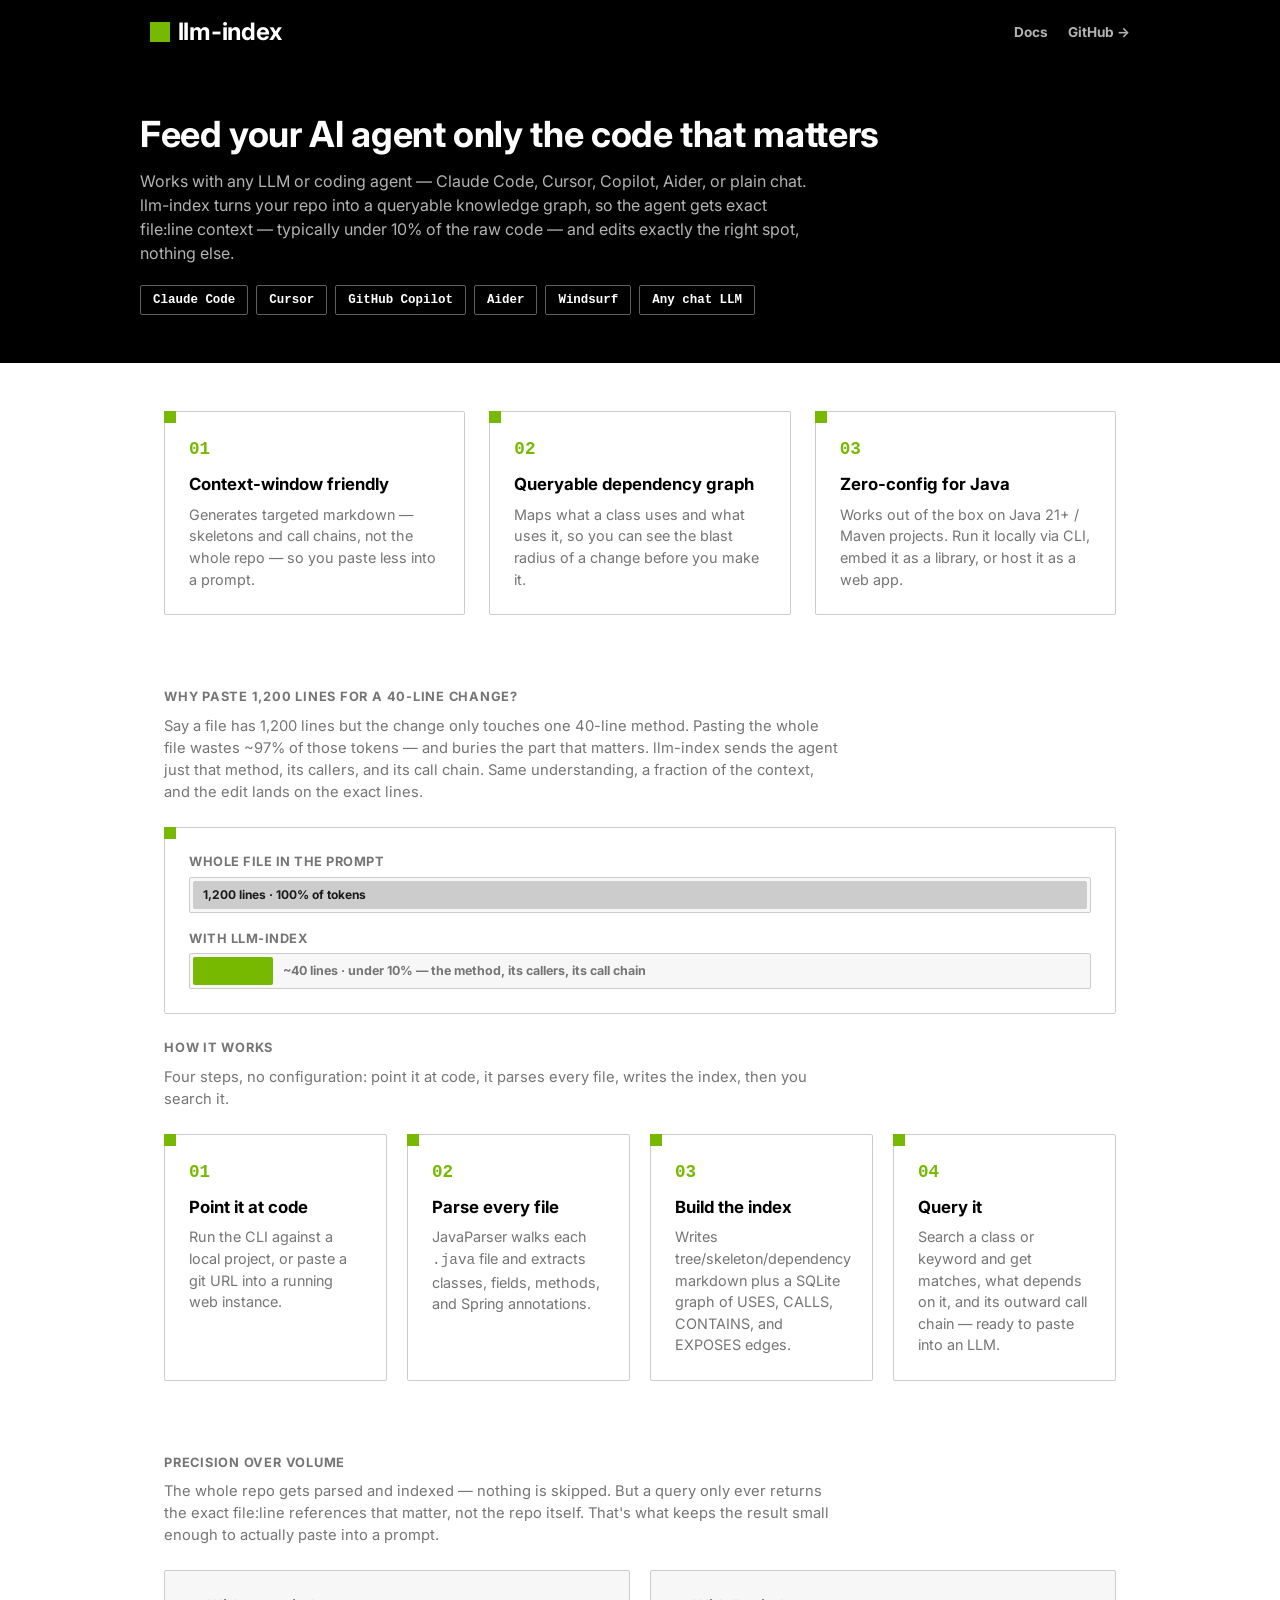
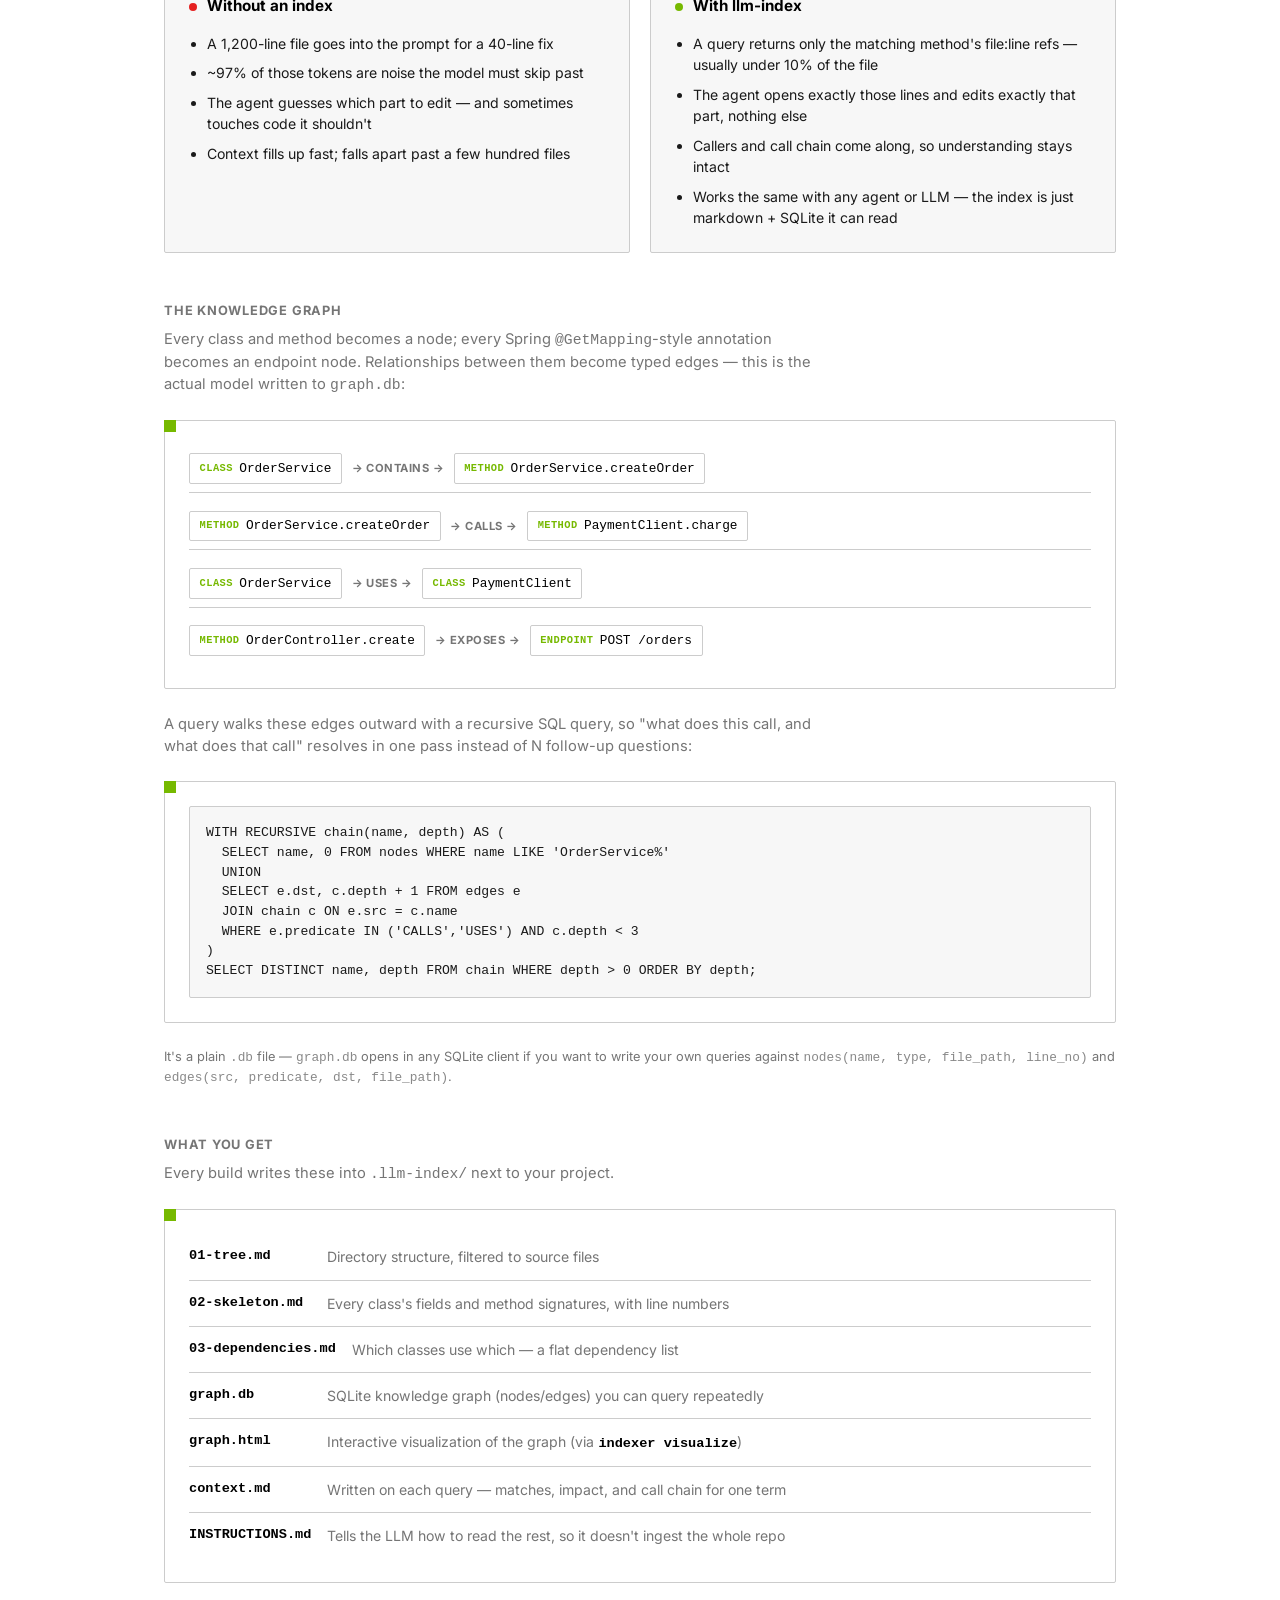
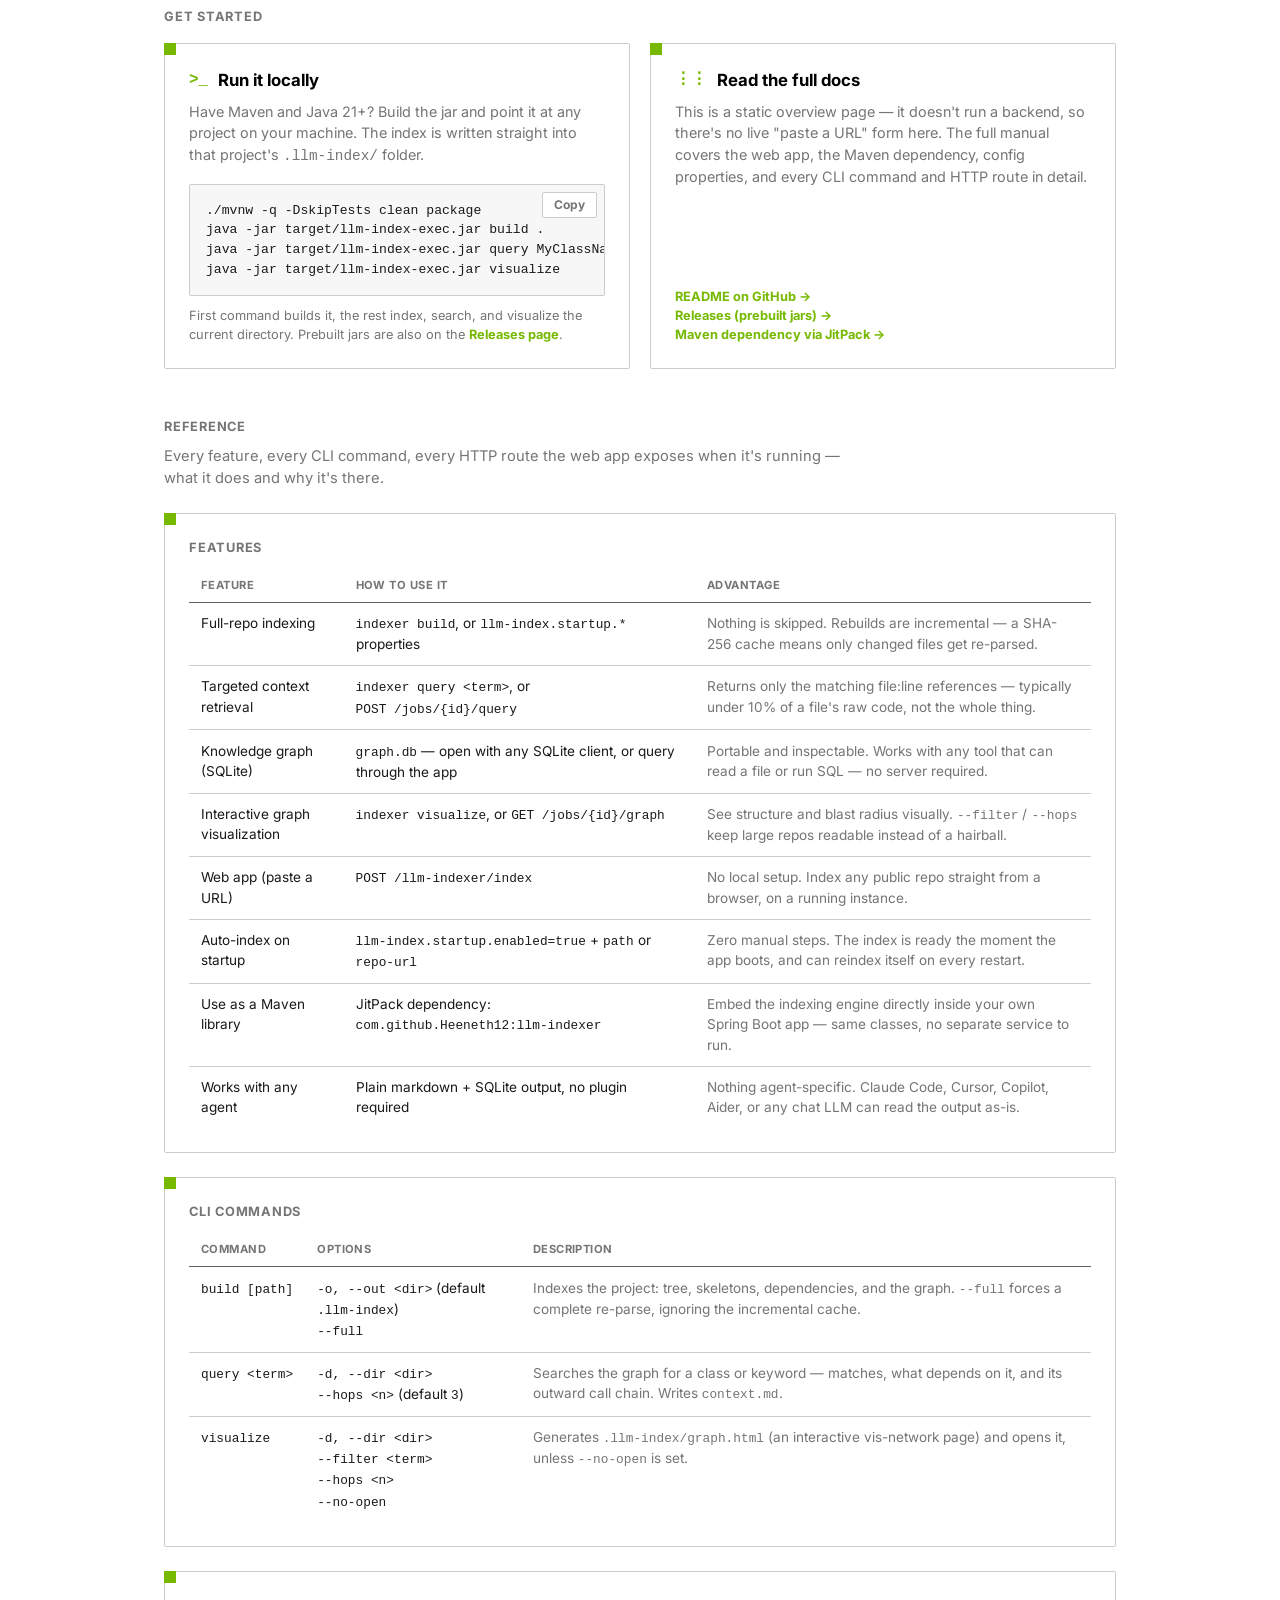
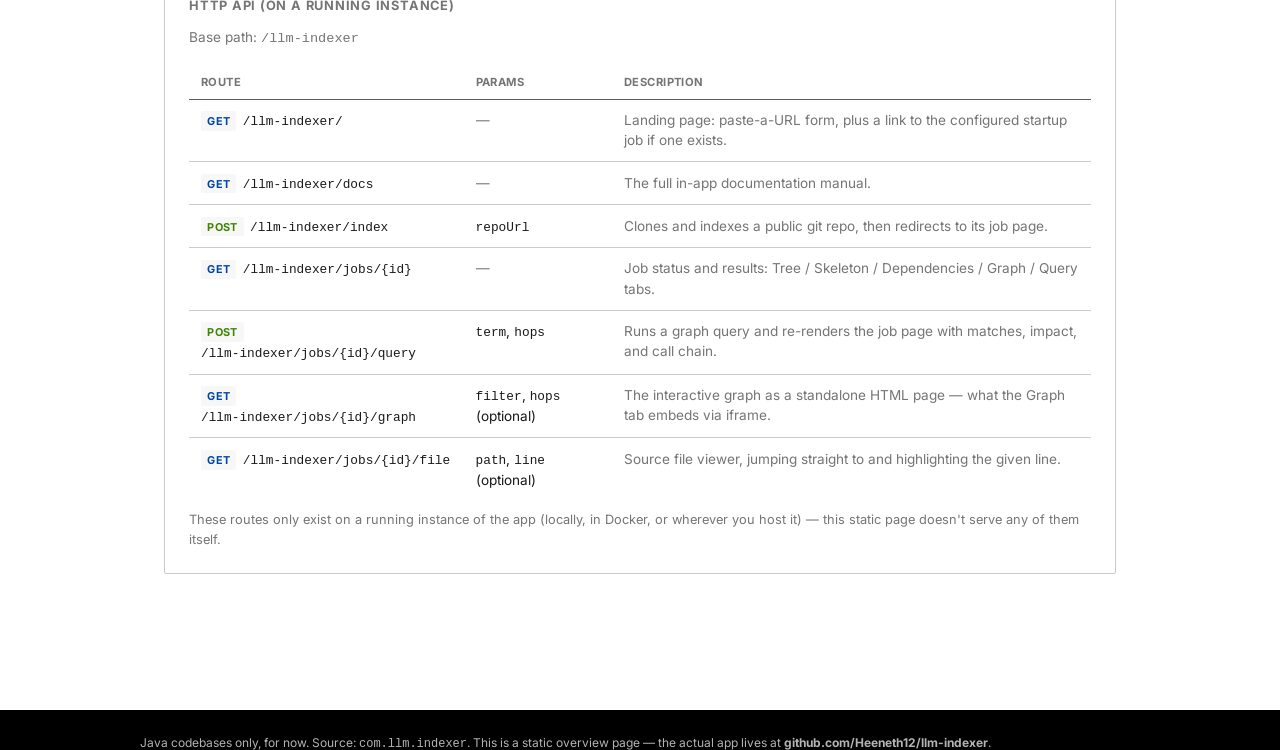
<file: docs/index.html>
<!DOCTYPE html>
<html lang="en">

<head>
  <meta charset="UTF-8" />
  <meta name="viewport" content="width=device-width, initial-scale=1" />
  <title>llm-index — feed your AI agent only the code that matters</title>
  <meta name="description" content="llm-index turns a Java repo into a queryable knowledge graph, so any LLM or coding agent gets exact file:line context instead of the whole codebase.">
  <link rel="stylesheet" href="style.css" />
</head>

<body>
  <header class="nav">
    <div class="nav-inner">
      <a class="wordmark" href="./"><span class="wordmark-dot"></span>llm-index</a>
      <div class="nav-links">
        <a class="nav-link" href="https://github.com/Heeneth12/llm-indexer#readme" target="_blank" rel="noopener">Docs</a>
        <a class="nav-link" href="https://github.com/Heeneth12/llm-indexer" target="_blank" rel="noopener">GitHub &rarr;</a>
      </div>
    </div>
  </header>

  <section class="hero-dark">
    <div class="hero-inner">
      <h1>Feed your AI agent only the code that matters</h1>
      <p>Works with any LLM or coding agent — Claude Code, Cursor, Copilot, Aider,
        or plain chat. llm-index turns your repo into a queryable knowledge graph,
        so the agent gets exact file:line context — typically under 10% of the raw
        code — and edits exactly the right spot, nothing else.</p>
      <div class="hero-tools">
        <span class="tool-chip">Claude Code</span>
        <span class="tool-chip">Cursor</span>
        <span class="tool-chip">GitHub Copilot</span>
        <span class="tool-chip">Aider</span>
        <span class="tool-chip">Windsurf</span>
        <span class="tool-chip">Any chat LLM</span>
      </div>
    </div>
  </section>

  <main class="wrap">
    <div class="feature-row">
      <div class="card feature-card">
        <span class="corner-square"></span>
        <div class="feature-icon">01</div>
        <h3>Context-window friendly</h3>
        <p>Generates targeted markdown — skeletons and call chains, not the whole repo — so you paste less into a
          prompt.</p>
      </div>
      <div class="card feature-card">
        <span class="corner-square"></span>
        <div class="feature-icon">02</div>
        <h3>Queryable dependency graph</h3>
        <p>Maps what a class uses and what uses it, so you can see the blast radius of a change before you make it.</p>
      </div>
      <div class="card feature-card">
        <span class="corner-square"></span>
        <div class="feature-icon">03</div>
        <h3>Zero-config for Java</h3>
        <p>Works out of the box on Java 21+ / Maven projects. Run it locally via CLI, embed it as a library, or host
          it as a web app.</p>
      </div>
    </div>

    <h2 class="section-label">Why paste 1,200 lines for a 40-line change?</h2>
    <p class="section-intro">Say a file has 1,200 lines but the change only touches one
      40-line method. Pasting the whole file wastes ~97% of those tokens — and buries
      the part that matters. llm-index sends the agent just that method, its callers,
      and its call chain. Same understanding, a fraction of the context, and the edit
      lands on the exact lines.</p>

    <div class="card">
      <span class="corner-square"></span>
      <div class="token-compare">
        <div class="token-row">
          <span class="token-label">Whole file in the prompt</span>
          <div class="token-bar-track">
            <div class="token-bar full" style="width: 100%;">1,200 lines &middot; 100% of tokens</div>
          </div>
        </div>
        <div class="token-row">
          <span class="token-label">With llm-index</span>
          <div class="token-bar-track">
            <div class="token-bar lean" style="width: 9%;"></div>
            <span class="token-bar-note">~40 lines &middot; under 10% — the method, its callers, its call chain</span>
          </div>
        </div>
      </div>
    </div>

    <h2 class="section-label">How it works</h2>
    <p class="section-intro">Four steps, no configuration: point it at code, it parses every file,
      writes the index, then you search it.</p>

    <div class="step-row">
      <div class="card step-card">
        <span class="corner-square"></span>
        <div class="feature-icon">01</div>
        <h3>Point it at code</h3>
        <p>Run the CLI against a local project, or paste a git URL into a running web instance.</p>
      </div>
      <div class="card step-card">
        <span class="corner-square"></span>
        <div class="feature-icon">02</div>
        <h3>Parse every file</h3>
        <p>JavaParser walks each <code>.java</code> file and extracts classes, fields, methods, and Spring
          annotations.</p>
      </div>
      <div class="card step-card">
        <span class="corner-square"></span>
        <div class="feature-icon">03</div>
        <h3>Build the index</h3>
        <p>Writes tree/skeleton/dependency markdown plus a SQLite graph of USES, CALLS, CONTAINS, and EXPOSES edges.</p>
      </div>
      <div class="card step-card">
        <span class="corner-square"></span>
        <div class="feature-icon">04</div>
        <h3>Query it</h3>
        <p>Search a class or keyword and get matches, what depends on it, and its outward call chain — ready to paste
          into an LLM.</p>
      </div>
    </div>

    <h2 class="section-label">Precision over volume</h2>
    <p class="section-intro">The whole repo gets parsed and indexed — nothing is skipped. But a query only ever
      returns the exact file:line references that matter, not the repo itself. That's what keeps the result small
      enough to actually paste into a prompt.</p>

    <div class="compare-row">
      <div class="compare-card without">
        <div class="compare-head"><span class="compare-dot"></span>Without an index</div>
        <ul>
          <li>A 1,200-line file goes into the prompt for a 40-line fix</li>
          <li>~97% of those tokens are noise the model must skip past</li>
          <li>The agent guesses which part to edit — and sometimes touches code it shouldn't</li>
          <li>Context fills up fast; falls apart past a few hundred files</li>
        </ul>
      </div>
      <div class="compare-card with">
        <div class="compare-head"><span class="compare-dot"></span>With llm-index</div>
        <ul>
          <li>A query returns only the matching method's file:line refs — usually under 10% of the file</li>
          <li>The agent opens exactly those lines and edits exactly that part, nothing else</li>
          <li>Callers and call chain come along, so understanding stays intact</li>
          <li>Works the same with any agent or LLM — the index is just markdown + SQLite it can read</li>
        </ul>
      </div>
    </div>

    <h2 class="section-label">The knowledge graph</h2>
    <p class="section-intro">Every class and method becomes a node; every Spring <code>@GetMapping</code>-style
      annotation becomes an endpoint node. Relationships between them become typed edges — this is the actual model
      written to <code>graph.db</code>:</p>

    <div class="card">
      <span class="corner-square"></span>
      <div class="edge-list">
        <div class="edge-row">
          <span class="node-chip"><span class="node-type">Class</span>OrderService</span>
          <span class="edge-arrow">&#8594; CONTAINS &#8594;</span>
          <span class="node-chip"><span class="node-type">Method</span>OrderService.createOrder</span>
        </div>
        <div class="edge-row">
          <span class="node-chip"><span class="node-type">Method</span>OrderService.createOrder</span>
          <span class="edge-arrow">&#8594; CALLS &#8594;</span>
          <span class="node-chip"><span class="node-type">Method</span>PaymentClient.charge</span>
        </div>
        <div class="edge-row">
          <span class="node-chip"><span class="node-type">Class</span>OrderService</span>
          <span class="edge-arrow">&#8594; USES &#8594;</span>
          <span class="node-chip"><span class="node-type">Class</span>PaymentClient</span>
        </div>
        <div class="edge-row">
          <span class="node-chip"><span class="node-type">Method</span>OrderController.create</span>
          <span class="edge-arrow">&#8594; EXPOSES &#8594;</span>
          <span class="node-chip"><span class="node-type">Endpoint</span>POST /orders</span>
        </div>
      </div>
    </div>

    <p class="section-intro" style="margin-top: 1.5rem;">A query walks these edges outward with a recursive SQL
      query, so "what does this call, and what does that call" resolves in one pass instead of N follow-up
      questions:</p>

    <div class="card">
      <span class="corner-square"></span>
      <pre><code>WITH RECURSIVE chain(name, depth) AS (
  SELECT name, 0 FROM nodes WHERE name LIKE 'OrderService%'
  UNION
  SELECT e.dst, c.depth + 1 FROM edges e
  JOIN chain c ON e.src = c.name
  WHERE e.predicate IN ('CALLS','USES') AND c.depth &lt; 3
)
SELECT DISTINCT name, depth FROM chain WHERE depth &gt; 0 ORDER BY depth;</code></pre>
    </div>
    <p class="option-foot" style="margin-bottom: 3rem;">It's a plain <code>.db</code> file —
      <code>graph.db</code> opens in any SQLite client if you want to write your own queries against
      <code>nodes(name, type, file_path, line_no)</code> and <code>edges(src, predicate, dst, file_path)</code>.
    </p>

    <h2 class="section-label">What you get</h2>
    <p class="section-intro">Every build writes these into <code>.llm-index/</code> next to your project.</p>

    <div class="card">
      <span class="corner-square"></span>
      <ul class="spec-list">
        <li><code>01-tree.md</code><span>Directory structure, filtered to source files</span></li>
        <li><code>02-skeleton.md</code><span>Every class's fields and method signatures, with line numbers</span></li>
        <li><code>03-dependencies.md</code><span>Which classes use which — a flat dependency list</span></li>
        <li><code>graph.db</code><span>SQLite knowledge graph (nodes/edges) you can query repeatedly</span></li>
        <li><code>graph.html</code><span>Interactive visualization of the graph (via <code>indexer visualize</code>)</span></li>
        <li><code>context.md</code><span>Written on each query — matches, impact, and call chain for one term</span></li>
        <li><code>INSTRUCTIONS.md</code><span>Tells the LLM how to read the rest, so it doesn't ingest the whole
            repo</span></li>
      </ul>
    </div>

    <h2 class="section-label">Get started</h2>

    <div class="options">
      <div class="card option">
        <span class="corner-square"></span>
        <div class="option-head">
          <span class="option-icon" aria-hidden="true">&gt;_</span>
          <h3 class="option-title">Run it locally</h3>
        </div>
        <p class="option-desc">Have Maven and Java 21+? Build the jar and point it at any
          project on your machine. The index is written straight into that project's
          <code>.llm-index/</code> folder.
        </p>

        <div class="codeblock">
          <button class="btn-outline copy-btn" type="button" data-copy-target="local-cmds">Copy</button>
          <pre id="local-cmds"><code>./mvnw -q -DskipTests clean package
java -jar target/llm-index-exec.jar build .
java -jar target/llm-index-exec.jar query MyClassName
java -jar target/llm-index-exec.jar visualize</code></pre>
        </div>
        <p class="option-foot">First command builds it, the rest index, search, and visualize the current directory.
          Prebuilt jars are also on the
          <a href="https://github.com/Heeneth12/llm-indexer/releases" target="_blank" rel="noopener">Releases page</a>.</p>
      </div>

      <div class="card option">
        <span class="corner-square"></span>
        <div class="option-head">
          <span class="option-icon" aria-hidden="true">&#8942;&#8942;</span>
          <h3 class="option-title">Read the full docs</h3>
        </div>
        <p class="option-desc">This is a static overview page — it doesn't run a backend, so there's no live "paste
          a URL" form here. The full manual covers the web app, the Maven dependency, config properties, and every
          CLI command and HTTP route in detail.</p>
        <p class="option-foot" style="margin-top: auto;">
          <a href="https://github.com/Heeneth12/llm-indexer#readme" target="_blank" rel="noopener">README on GitHub &rarr;</a><br/>
          <a href="https://github.com/Heeneth12/llm-indexer/releases" target="_blank" rel="noopener">Releases (prebuilt jars) &rarr;</a><br/>
          <a href="https://jitpack.io/#Heeneth12/llm-indexer" target="_blank" rel="noopener">Maven dependency via JitPack &rarr;</a>
        </p>
      </div>
    </div>

    <h2 class="section-label" style="margin-top: 3rem;">Reference</h2>
    <p class="section-intro">Every feature, every CLI command, every HTTP route the web app exposes when it's
      running — what it does and why it's there.</p>

    <div class="card">
      <span class="corner-square"></span>
      <h3 class="ref-subhead">Features</h3>
      <div style="overflow-x:auto;">
        <table class="ref-table">
          <tr>
            <th>Feature</th>
            <th>How to use it</th>
            <th>Advantage</th>
          </tr>
          <tr>
            <td>Full-repo indexing</td>
            <td><code>indexer build</code>, or <code>llm-index.startup.*</code> properties</td>
            <td class="desc">Nothing is skipped. Rebuilds are incremental — a SHA-256 cache means only changed files
              get re-parsed.</td>
          </tr>
          <tr>
            <td>Targeted context retrieval</td>
            <td><code>indexer query &lt;term&gt;</code>, or <code>POST /jobs/{id}/query</code></td>
            <td class="desc">Returns only the matching file:line references — typically under 10% of a file's raw
              code, not the whole thing.</td>
          </tr>
          <tr>
            <td>Knowledge graph (SQLite)</td>
            <td><code>graph.db</code> — open with any SQLite client, or query through the app</td>
            <td class="desc">Portable and inspectable. Works with any tool that can read a file or run SQL — no
              server required.</td>
          </tr>
          <tr>
            <td>Interactive graph visualization</td>
            <td><code>indexer visualize</code>, or <code>GET /jobs/{id}/graph</code></td>
            <td class="desc">See structure and blast radius visually. <code>--filter</code> / <code>--hops</code>
              keep large repos readable instead of a hairball.</td>
          </tr>
          <tr>
            <td>Web app (paste a URL)</td>
            <td><code>POST /llm-indexer/index</code></td>
            <td class="desc">No local setup. Index any public repo straight from a browser, on a running instance.</td>
          </tr>
          <tr>
            <td>Auto-index on startup</td>
            <td><code>llm-index.startup.enabled=true</code> + <code>path</code> or <code>repo-url</code></td>
            <td class="desc">Zero manual steps. The index is ready the moment the app boots, and can reindex itself
              on every restart.</td>
          </tr>
          <tr>
            <td>Use as a Maven library</td>
            <td>JitPack dependency: <code>com.github.Heeneth12:llm-indexer</code></td>
            <td class="desc">Embed the indexing engine directly inside your own Spring Boot app — same classes, no
              separate service to run.</td>
          </tr>
          <tr>
            <td>Works with any agent</td>
            <td>Plain markdown + SQLite output, no plugin required</td>
            <td class="desc">Nothing agent-specific. Claude Code, Cursor, Copilot, Aider, or any chat LLM can read
              the output as-is.</td>
          </tr>
        </table>
      </div>
    </div>

    <div class="card">
      <span class="corner-square"></span>
      <h3 class="ref-subhead">CLI commands</h3>
      <div style="overflow-x:auto;">
        <table class="ref-table">
          <tr>
            <th>Command</th>
            <th>Options</th>
            <th>Description</th>
          </tr>
          <tr>
            <td><code>build [path]</code></td>
            <td><code>-o, --out &lt;dir&gt;</code> (default <code>.llm-index</code>)<br /><code>--full</code></td>
            <td class="desc">Indexes the project: tree, skeletons, dependencies, and the graph. <code>--full</code>
              forces a complete re-parse, ignoring the incremental cache.</td>
          </tr>
          <tr>
            <td><code>query &lt;term&gt;</code></td>
            <td><code>-d, --dir &lt;dir&gt;</code><br /><code>--hops &lt;n&gt;</code> (default <code>3</code>)</td>
            <td class="desc">Searches the graph for a class or keyword — matches, what depends on it, and its
              outward call chain. Writes <code>context.md</code>.</td>
          </tr>
          <tr>
            <td><code>visualize</code></td>
            <td><code>-d, --dir &lt;dir&gt;</code><br /><code>--filter &lt;term&gt;</code><br /><code>--hops
                &lt;n&gt;</code><br /><code>--no-open</code></td>
            <td class="desc">Generates <code>.llm-index/graph.html</code> (an interactive vis-network page) and
              opens it, unless <code>--no-open</code> is set.</td>
          </tr>
        </table>
      </div>
    </div>

    <div class="card">
      <span class="corner-square"></span>
      <h3 class="ref-subhead">HTTP API (on a running instance)</h3>
      <p style="color:var(--mute); font-size:0.85rem; margin:0 0 1rem;">Base path: <code>/llm-indexer</code></p>
      <div style="overflow-x:auto;">
        <table class="ref-table">
          <tr>
            <th>Route</th>
            <th>Params</th>
            <th>Description</th>
          </tr>
          <tr>
            <td><span class="http-method get">GET</span><code>/llm-indexer/</code></td>
            <td class="desc">—</td>
            <td class="desc">Landing page: paste-a-URL form, plus a link to the configured startup job if one
              exists.</td>
          </tr>
          <tr>
            <td><span class="http-method get">GET</span><code>/llm-indexer/docs</code></td>
            <td class="desc">—</td>
            <td class="desc">The full in-app documentation manual.</td>
          </tr>
          <tr>
            <td><span class="http-method post">POST</span><code>/llm-indexer/index</code></td>
            <td><code>repoUrl</code></td>
            <td class="desc">Clones and indexes a public git repo, then redirects to its job page.</td>
          </tr>
          <tr>
            <td><span class="http-method get">GET</span><code>/llm-indexer/jobs/{id}</code></td>
            <td class="desc">—</td>
            <td class="desc">Job status and results: Tree / Skeleton / Dependencies / Graph / Query tabs.</td>
          </tr>
          <tr>
            <td><span class="http-method post">POST</span><code>/llm-indexer/jobs/{id}/query</code></td>
            <td><code>term</code>, <code>hops</code></td>
            <td class="desc">Runs a graph query and re-renders the job page with matches, impact, and call chain.</td>
          </tr>
          <tr>
            <td><span class="http-method get">GET</span><code>/llm-indexer/jobs/{id}/graph</code></td>
            <td><code>filter</code>, <code>hops</code> (optional)</td>
            <td class="desc">The interactive graph as a standalone HTML page — what the Graph tab embeds via iframe.</td>
          </tr>
          <tr>
            <td><span class="http-method get">GET</span><code>/llm-indexer/jobs/{id}/file</code></td>
            <td><code>path</code>, <code>line</code> (optional)</td>
            <td class="desc">Source file viewer, jumping straight to and highlighting the given line.</td>
          </tr>
        </table>
      </div>
      <p class="option-foot">These routes only exist on a running instance of the app (locally, in Docker, or
        wherever you host it) — this static page doesn't serve any of them itself.</p>
    </div>
  </main>

  <footer class="footer-dark">
    <div class="footer-inner">
      Java codebases only, for now. Source: <code>com.llm.indexer</code>. This is a static overview page —
      the actual app lives at <a href="https://github.com/Heeneth12/llm-indexer" target="_blank" rel="noopener"
        style="color:inherit;">github.com/Heeneth12/llm-indexer</a>.
    </div>
  </footer>

  <script>
    document.querySelectorAll('.copy-btn').forEach(function (btn) {
      btn.addEventListener('click', function () {
        var target = document.getElementById(btn.getAttribute('data-copy-target'));
        navigator.clipboard.writeText(target.innerText).then(function () {
          var original = btn.textContent;
          btn.textContent = 'Copied';
          setTimeout(function () { btn.textContent = original; }, 1500);
        });
      });
    });
  </script>
</body>

</html>
</file>
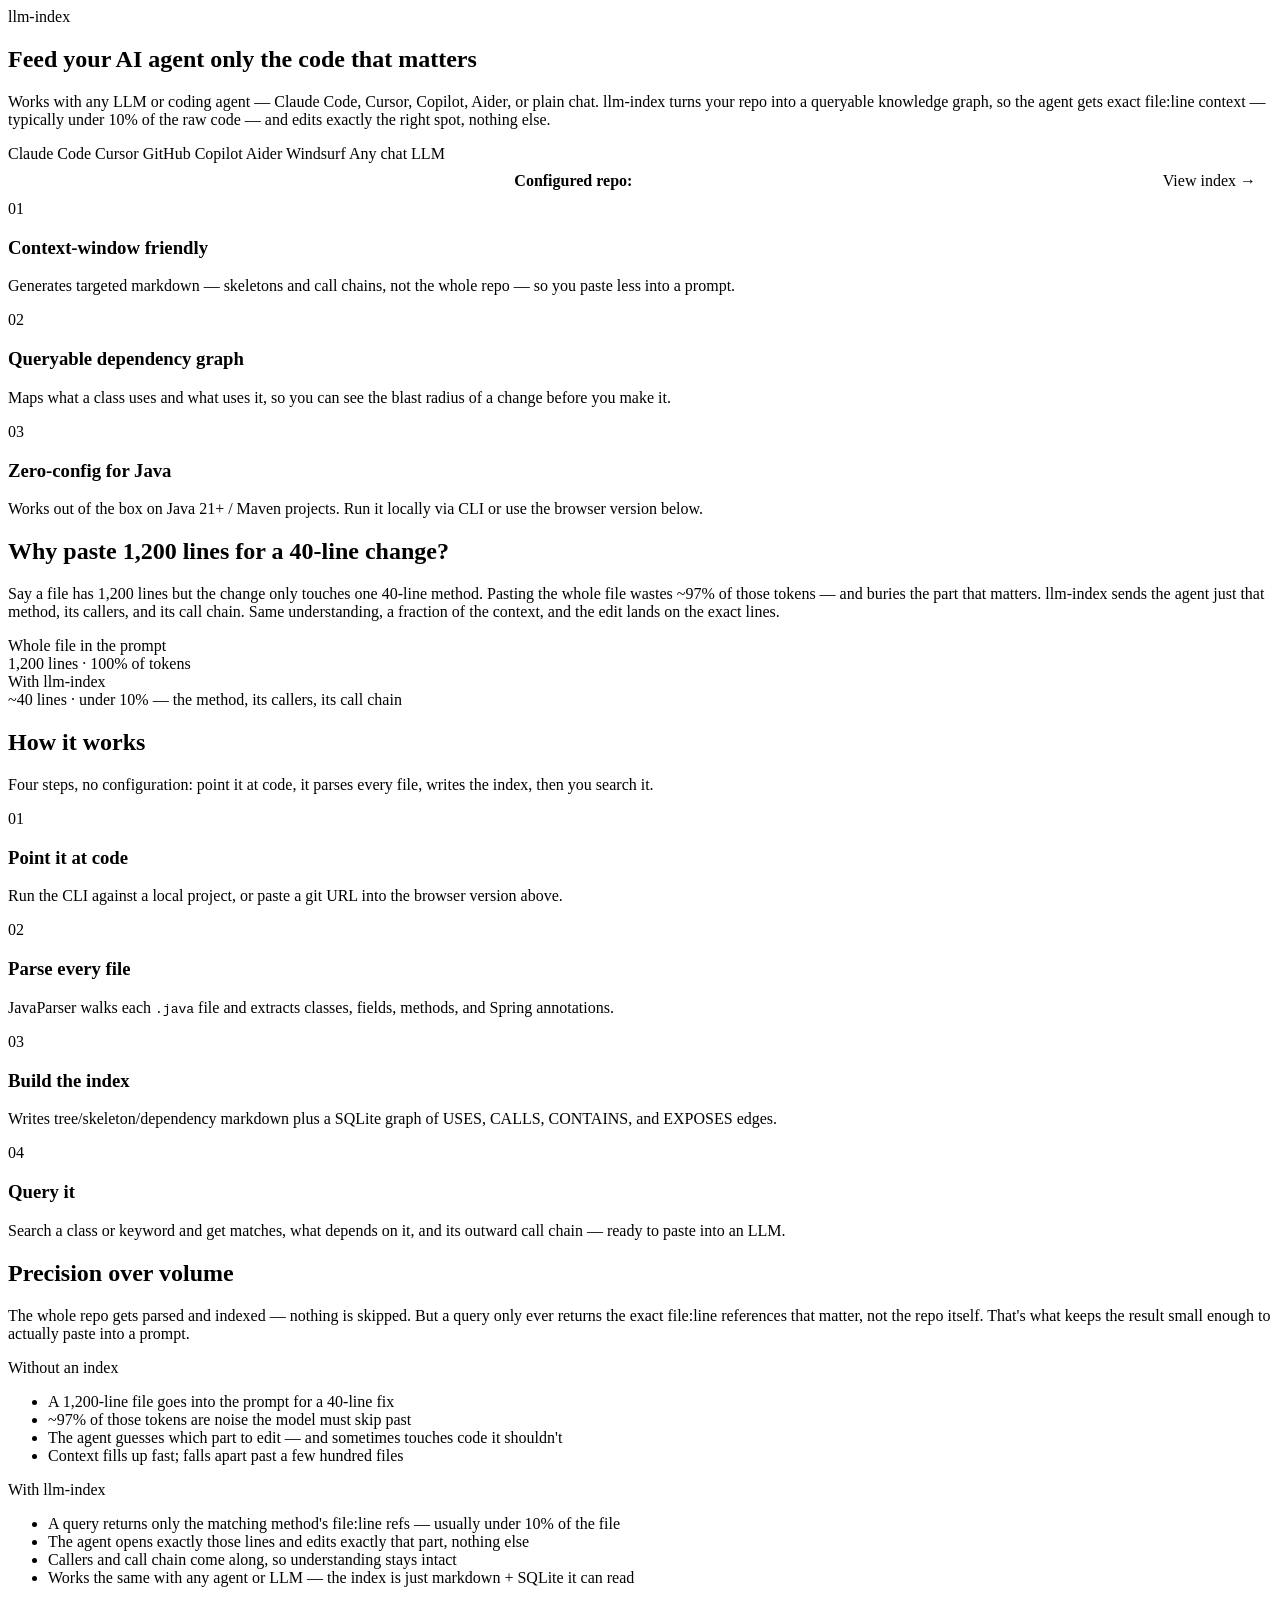
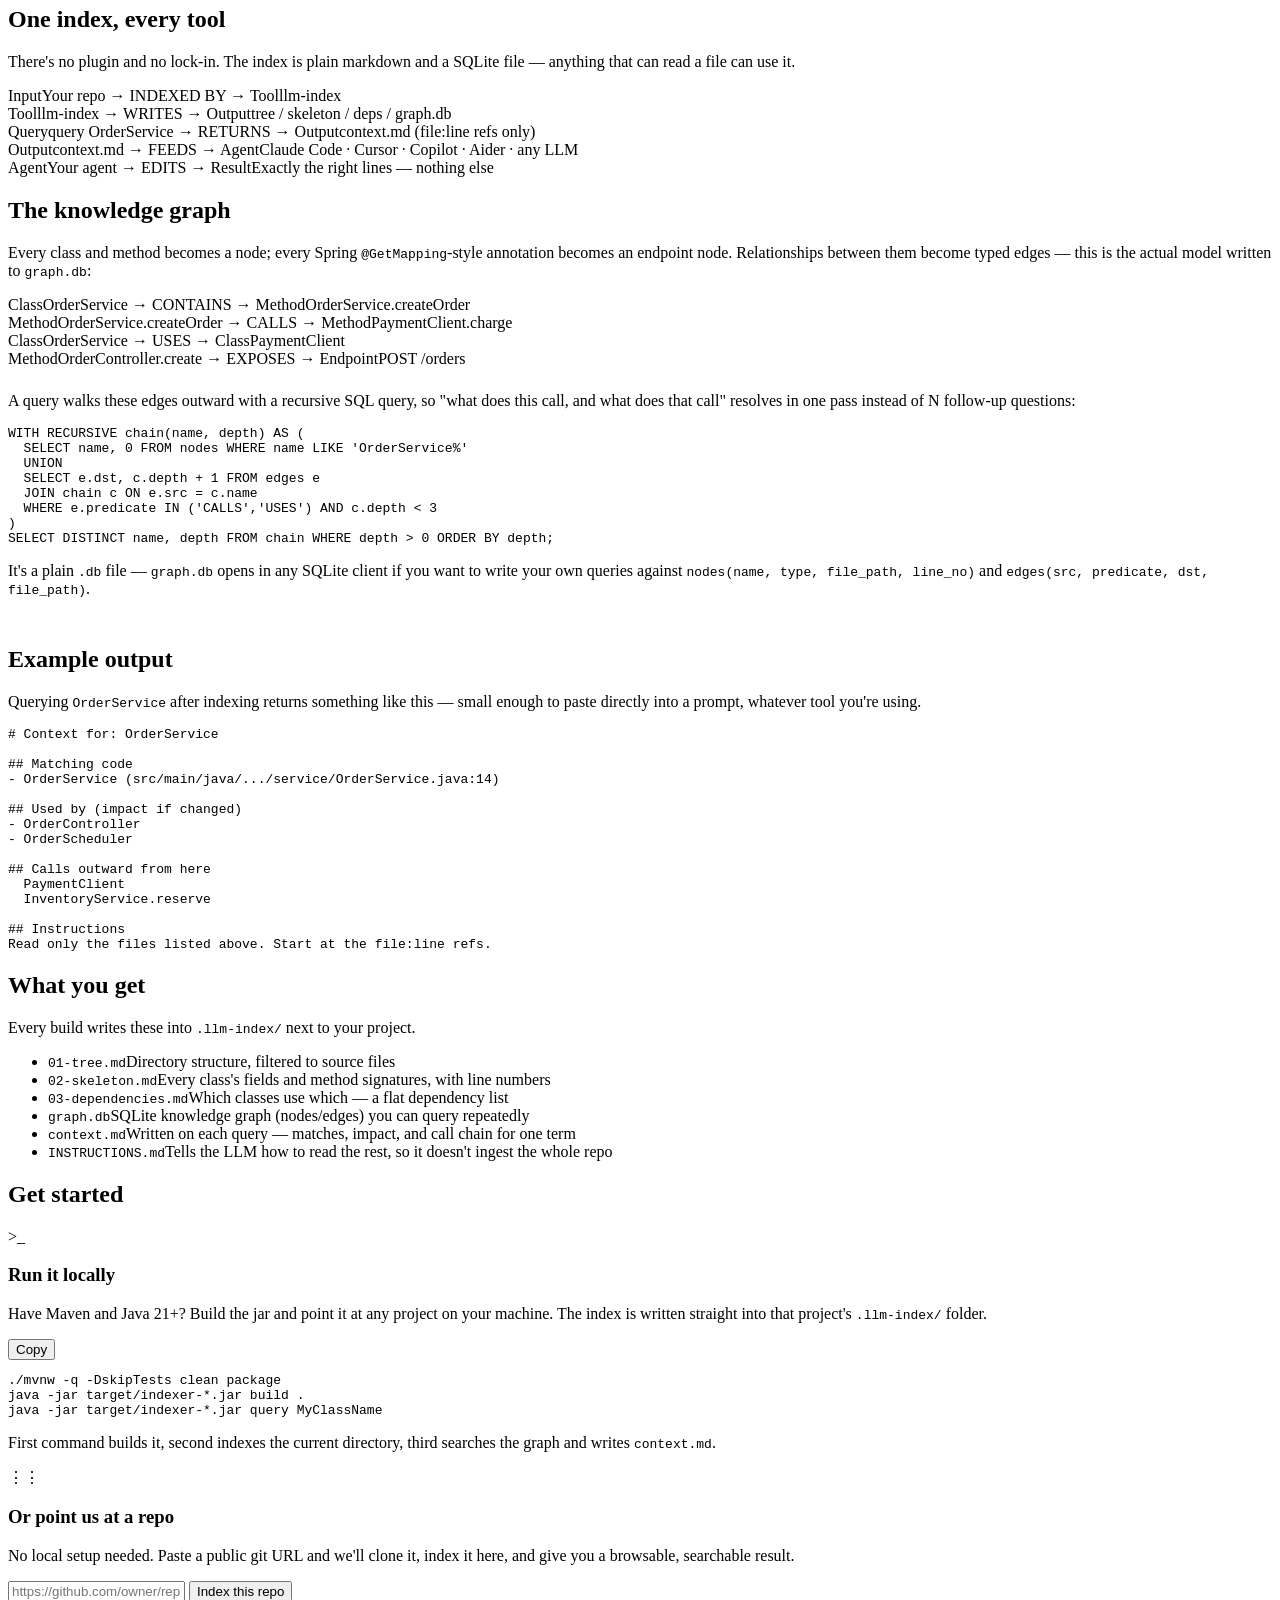
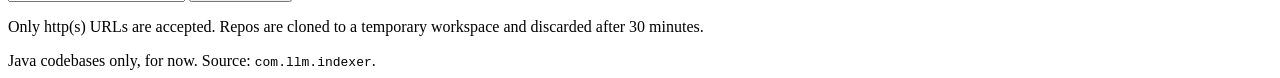
<file: src/main/resources/templates/index.html>
<!DOCTYPE html>
<html xmlns:th="http://www.thymeleaf.org">

<head>
  <meta charset="UTF-8" />
  <meta name="viewport" content="width=device-width, initial-scale=1" />
  <title>llm-index</title>
  <link rel="stylesheet" th:href="@{/style.css}" />
</head>

<body>
  <header class="nav">
    <div class="nav-inner">
      <a class="wordmark" th:href="@{/}"><span class="wordmark-dot"></span>llm-index</a>
    </div>
  </header>

  <section class="hero-dark">
    <div class="hero-inner">
      <h1>Feed your AI agent only the code that matters</h1>
      <p>Works with any LLM or coding agent — Claude Code, Cursor, Copilot, Aider,
        or plain chat. llm-index turns your repo into a queryable knowledge graph,
        so the agent gets exact file:line context — typically under 10% of the raw
        code — and edits exactly the right spot, nothing else.</p>
      <div class="hero-tools">
        <span class="tool-chip">Claude Code</span>
        <span class="tool-chip">Cursor</span>
        <span class="tool-chip">GitHub Copilot</span>
        <span class="tool-chip">Aider</span>
        <span class="tool-chip">Windsurf</span>
        <span class="tool-chip">Any chat LLM</span>
      </div>
    </div>
  </section>

  <main class="wrap">
    <div class="error" th:if="${error}" th:text="${error}"></div>

    <div class="card" th:if="${startupJob}" style="display:flex; align-items:center; justify-content:space-between; gap:1rem; flex-wrap:wrap;">
      <span class="corner-square"></span>
      <div>
        <strong>Configured repo:</strong>
        <span th:text="${startupJob.repoUrl}"></span>
        <span class="badge-tag" style="margin-left:0.5rem;" th:classappend="${startupJob.status}" th:text="${startupJob.status}"></span>
      </div>
      <a class="btn-outline" style="padding:0.6rem 1rem;" th:href="@{/jobs/{id}(id=${startupJob.id})}">View index &rarr;</a>
    </div>

    <div class="feature-row">
      <div class="card feature-card">
        <span class="corner-square"></span>
        <div class="feature-icon">01</div>
        <h3>Context-window friendly</h3>
        <p>Generates targeted markdown — skeletons and call chains, not the whole repo — so you paste less into a
          prompt.</p>
      </div>
      <div class="card feature-card">
        <span class="corner-square"></span>
        <div class="feature-icon">02</div>
        <h3>Queryable dependency graph</h3>
        <p>Maps what a class uses and what uses it, so you can see the blast radius of a change before you make it.</p>
      </div>
      <div class="card feature-card">
        <span class="corner-square"></span>
        <div class="feature-icon">03</div>
        <h3>Zero-config for Java</h3>
        <p>Works out of the box on Java 21+ / Maven projects. Run it locally via CLI or use the browser version below.
        </p>
      </div>
    </div>

    <h2 class="section-label">Why paste 1,200 lines for a 40-line change?</h2>
    <p class="section-intro">Say a file has 1,200 lines but the change only touches one
      40-line method. Pasting the whole file wastes ~97% of those tokens — and buries
      the part that matters. llm-index sends the agent just that method, its callers,
      and its call chain. Same understanding, a fraction of the context, and the edit
      lands on the exact lines.</p>

    <div class="card">
      <span class="corner-square"></span>
      <div class="token-compare">
        <div class="token-row">
          <span class="token-label">Whole file in the prompt</span>
          <div class="token-bar-track">
            <div class="token-bar full" style="width: 100%;">1,200 lines &middot; 100% of tokens</div>
          </div>
        </div>
        <div class="token-row">
          <span class="token-label">With llm-index</span>
          <div class="token-bar-track">
            <div class="token-bar lean" style="width: 9%;"></div>
            <span class="token-bar-note">~40 lines &middot; under 10% — the method, its callers, its call chain</span>
          </div>
        </div>
      </div>
    </div>

    <h2 class="section-label">How it works</h2>
    <p class="section-intro">Four steps, no configuration: point it at code, it parses every file,
      writes the index, then you search it.</p>

    <div class="step-row">
      <div class="card step-card">
        <span class="corner-square"></span>
        <div class="feature-icon">01</div>
        <h3>Point it at code</h3>
        <p>Run the CLI against a local project, or paste a git URL into the browser version above.</p>
      </div>
      <div class="card step-card">
        <span class="corner-square"></span>
        <div class="feature-icon">02</div>
        <h3>Parse every file</h3>
        <p>JavaParser walks each <code>.java</code> file and extracts classes, fields, methods, and Spring annotations.
        </p>
      </div>
      <div class="card step-card">
        <span class="corner-square"></span>
        <div class="feature-icon">03</div>
        <h3>Build the index</h3>
        <p>Writes tree/skeleton/dependency markdown plus a SQLite graph of USES, CALLS, CONTAINS, and EXPOSES edges.</p>
      </div>
      <div class="card step-card">
        <span class="corner-square"></span>
        <div class="feature-icon">04</div>
        <h3>Query it</h3>
        <p>Search a class or keyword and get matches, what depends on it, and its outward call chain — ready to paste
          into an LLM.</p>
      </div>
    </div>

    <h2 class="section-label">Precision over volume</h2>
    <p class="section-intro">The whole repo gets parsed and indexed — nothing is skipped. But a query only ever
      returns the exact file:line references that matter, not the repo itself. That's what keeps the result small
      enough to actually paste into a prompt.</p>

    <div class="compare-row">
      <div class="compare-card without">
        <div class="compare-head"><span class="compare-dot"></span>Without an index</div>
        <ul>
          <li>A 1,200-line file goes into the prompt for a 40-line fix</li>
          <li>~97% of those tokens are noise the model must skip past</li>
          <li>The agent guesses which part to edit — and sometimes touches code it shouldn't</li>
          <li>Context fills up fast; falls apart past a few hundred files</li>
        </ul>
      </div>
      <div class="compare-card with">
        <div class="compare-head"><span class="compare-dot"></span>With llm-index</div>
        <ul>
          <li>A query returns only the matching method's file:line refs — usually under 10% of the file</li>
          <li>The agent opens exactly those lines and edits exactly that part, nothing else</li>
          <li>Callers and call chain come along, so understanding stays intact</li>
          <li>Works the same with any agent or LLM — the index is just markdown + SQLite it can read</li>
        </ul>
      </div>
    </div>

    <h2 class="section-label">One index, every tool</h2>
    <p class="section-intro">There's no plugin and no lock-in. The index is plain markdown
      and a SQLite file — anything that can read a file can use it.</p>

    <div class="card">
      <span class="corner-square"></span>
      <div class="edge-list">
        <div class="edge-row">
          <span class="node-chip"><span class="node-type">Input</span>Your repo</span>
          <span class="edge-arrow">&#8594; INDEXED BY &#8594;</span>
          <span class="node-chip"><span class="node-type">Tool</span>llm-index</span>
        </div>
        <div class="edge-row">
          <span class="node-chip"><span class="node-type">Tool</span>llm-index</span>
          <span class="edge-arrow">&#8594; WRITES &#8594;</span>
          <span class="node-chip"><span class="node-type">Output</span>tree / skeleton / deps / graph.db</span>
        </div>
        <div class="edge-row">
          <span class="node-chip"><span class="node-type">Query</span>query OrderService</span>
          <span class="edge-arrow">&#8594; RETURNS &#8594;</span>
          <span class="node-chip"><span class="node-type">Output</span>context.md (file:line refs only)</span>
        </div>
        <div class="edge-row">
          <span class="node-chip"><span class="node-type">Output</span>context.md</span>
          <span class="edge-arrow">&#8594; FEEDS &#8594;</span>
          <span class="node-chip"><span class="node-type">Agent</span>Claude Code &middot; Cursor &middot; Copilot
            &middot; Aider &middot; any LLM</span>
        </div>
        <div class="edge-row">
          <span class="node-chip"><span class="node-type">Agent</span>Your agent</span>
          <span class="edge-arrow">&#8594; EDITS &#8594;</span>
          <span class="node-chip"><span class="node-type">Result</span>Exactly the right lines — nothing else</span>
        </div>
      </div>
    </div>

    <h2 class="section-label">The knowledge graph</h2>
    <p class="section-intro">Every class and method becomes a node; every Spring <code>@GetMapping</code>-style
      annotation becomes an endpoint node. Relationships between them become typed edges — this is the actual model
      written to <code>graph.db</code>:</p>

    <div class="card">
      <span class="corner-square"></span>
      <div class="edge-list">
        <div class="edge-row">
          <span class="node-chip"><span class="node-type">Class</span>OrderService</span>
          <span class="edge-arrow">&#8594; CONTAINS &#8594;</span>
          <span class="node-chip"><span class="node-type">Method</span>OrderService.createOrder</span>
        </div>
        <div class="edge-row">
          <span class="node-chip"><span class="node-type">Method</span>OrderService.createOrder</span>
          <span class="edge-arrow">&#8594; CALLS &#8594;</span>
          <span class="node-chip"><span class="node-type">Method</span>PaymentClient.charge</span>
        </div>
        <div class="edge-row">
          <span class="node-chip"><span class="node-type">Class</span>OrderService</span>
          <span class="edge-arrow">&#8594; USES &#8594;</span>
          <span class="node-chip"><span class="node-type">Class</span>PaymentClient</span>
        </div>
        <div class="edge-row">
          <span class="node-chip"><span class="node-type">Method</span>OrderController.create</span>
          <span class="edge-arrow">&#8594; EXPOSES &#8594;</span>
          <span class="node-chip"><span class="node-type">Endpoint</span>POST /orders</span>
        </div>
      </div>
    </div>

    <p class="section-intro" style="margin-top: 1.5rem;">A query walks these edges outward with a recursive SQL
      query, so "what does this call, and what does that call" resolves in one pass instead of N follow-up
      questions:</p>

    <div class="card">
      <span class="corner-square"></span>
      <pre><code>WITH RECURSIVE chain(name, depth) AS (
  SELECT name, 0 FROM nodes WHERE name LIKE 'OrderService%'
  UNION
  SELECT e.dst, c.depth + 1 FROM edges e
  JOIN chain c ON e.src = c.name
  WHERE e.predicate IN ('CALLS','USES') AND c.depth &lt; 3
)
SELECT DISTINCT name, depth FROM chain WHERE depth &gt; 0 ORDER BY depth;</code></pre>
    </div>
    <p class="option-foot" style="margin-bottom: 3rem;">It's a plain <code>.db</code> file —
      <code>graph.db</code> opens in any SQLite client if you want to write your own queries against
      <code>nodes(name, type, file_path, line_no)</code> and <code>edges(src, predicate, dst, file_path)</code>.
    </p>

    <h2 class="section-label">Example output</h2>
    <p class="section-intro">Querying <code>OrderService</code> after indexing returns something like this — small
      enough to paste directly into a prompt, whatever tool you're using.</p>

    <div class="card">
      <span class="corner-square"></span>
      <pre><code># Context for: OrderService

## Matching code
- OrderService (src/main/java/.../service/OrderService.java:14)

## Used by (impact if changed)
- OrderController
- OrderScheduler

## Calls outward from here
  PaymentClient
  InventoryService.reserve

## Instructions
Read only the files listed above. Start at the file:line refs.</code></pre>
    </div>

    <h2 class="section-label">What you get</h2>
    <p class="section-intro">Every build writes these into <code>.llm-index/</code> next to your project.</p>

    <div class="card">
      <span class="corner-square"></span>
      <ul class="spec-list">
        <li><code>01-tree.md</code><span>Directory structure, filtered to source files</span></li>
        <li><code>02-skeleton.md</code><span>Every class's fields and method signatures, with line numbers</span></li>
        <li><code>03-dependencies.md</code><span>Which classes use which — a flat dependency list</span></li>
        <li><code>graph.db</code><span>SQLite knowledge graph (nodes/edges) you can query repeatedly</span></li>
        <li><code>context.md</code><span>Written on each query — matches, impact, and call chain for one term</span>
        </li>
        <li><code>INSTRUCTIONS.md</code><span>Tells the LLM how to read the rest, so it doesn't ingest the whole
            repo</span></li>
      </ul>
    </div>

    <h2 class="section-label">Get started</h2>

    <div class="options">

      <div class="card option">
        <span class="corner-square"></span>
        <div class="option-head">
          <span class="option-icon" aria-hidden="true">&gt;_</span>
          <h3 class="option-title">Run it locally</h3>
        </div>
        <p class="option-desc">Have Maven and Java 21+? Build the jar and point it at any
          project on your machine. The index is written straight into that project's
          <code>.llm-index/</code> folder.
        </p>

        <div class="codeblock">
          <button class="btn-outline copy-btn" type="button" data-copy-target="local-cmds">Copy</button>
          <pre id="local-cmds"><code>./mvnw -q -DskipTests clean package
java -jar target/indexer-*.jar build .
java -jar target/indexer-*.jar query MyClassName</code></pre>
        </div>
        <p class="option-foot">First command builds it, second indexes the current directory,
          third searches the graph and writes <code>context.md</code>.</p>
      </div>

      <div class="card option">
        <span class="corner-square"></span>
        <div class="option-head">
          <span class="option-icon" aria-hidden="true">&#8942;&#8942;</span>
          <h3 class="option-title">Or point us at a repo</h3>
        </div>
        <p class="option-desc">No local setup needed. Paste a public git URL and we'll clone
          it, index it here, and give you a browsable, searchable result.</p>

        <form class="form-row option-form" method="post" th:action="@{/index}">
          <input type="text" name="repoUrl" placeholder="https://github.com/owner/repo.git" required />
          <button type="submit">Index this repo</button>
        </form>
        <p class="option-foot">Only http(s) URLs are accepted. Repos are cloned to a temporary
          workspace and discarded after 30 minutes.</p>
      </div>

    </div>
  </main>

  <footer class="footer-dark">
    <div class="footer-inner">
      Java codebases only, for now. Source: <code>com.llm.indexer</code>.
    </div>
  </footer>

  <script th:inline="javascript">
    document.querySelectorAll('.copy-btn').forEach(function (btn) {
      btn.addEventListener('click', function () {
        var target = document.getElementById(btn.getAttribute('data-copy-target'));
        navigator.clipboard.writeText(target.innerText).then(function () {
          var original = btn.textContent;
          btn.textContent = 'Copied';
          setTimeout(function () { btn.textContent = original; }, 1500);
        });
      });
    });
  </script>
</body>

</html>
</file>
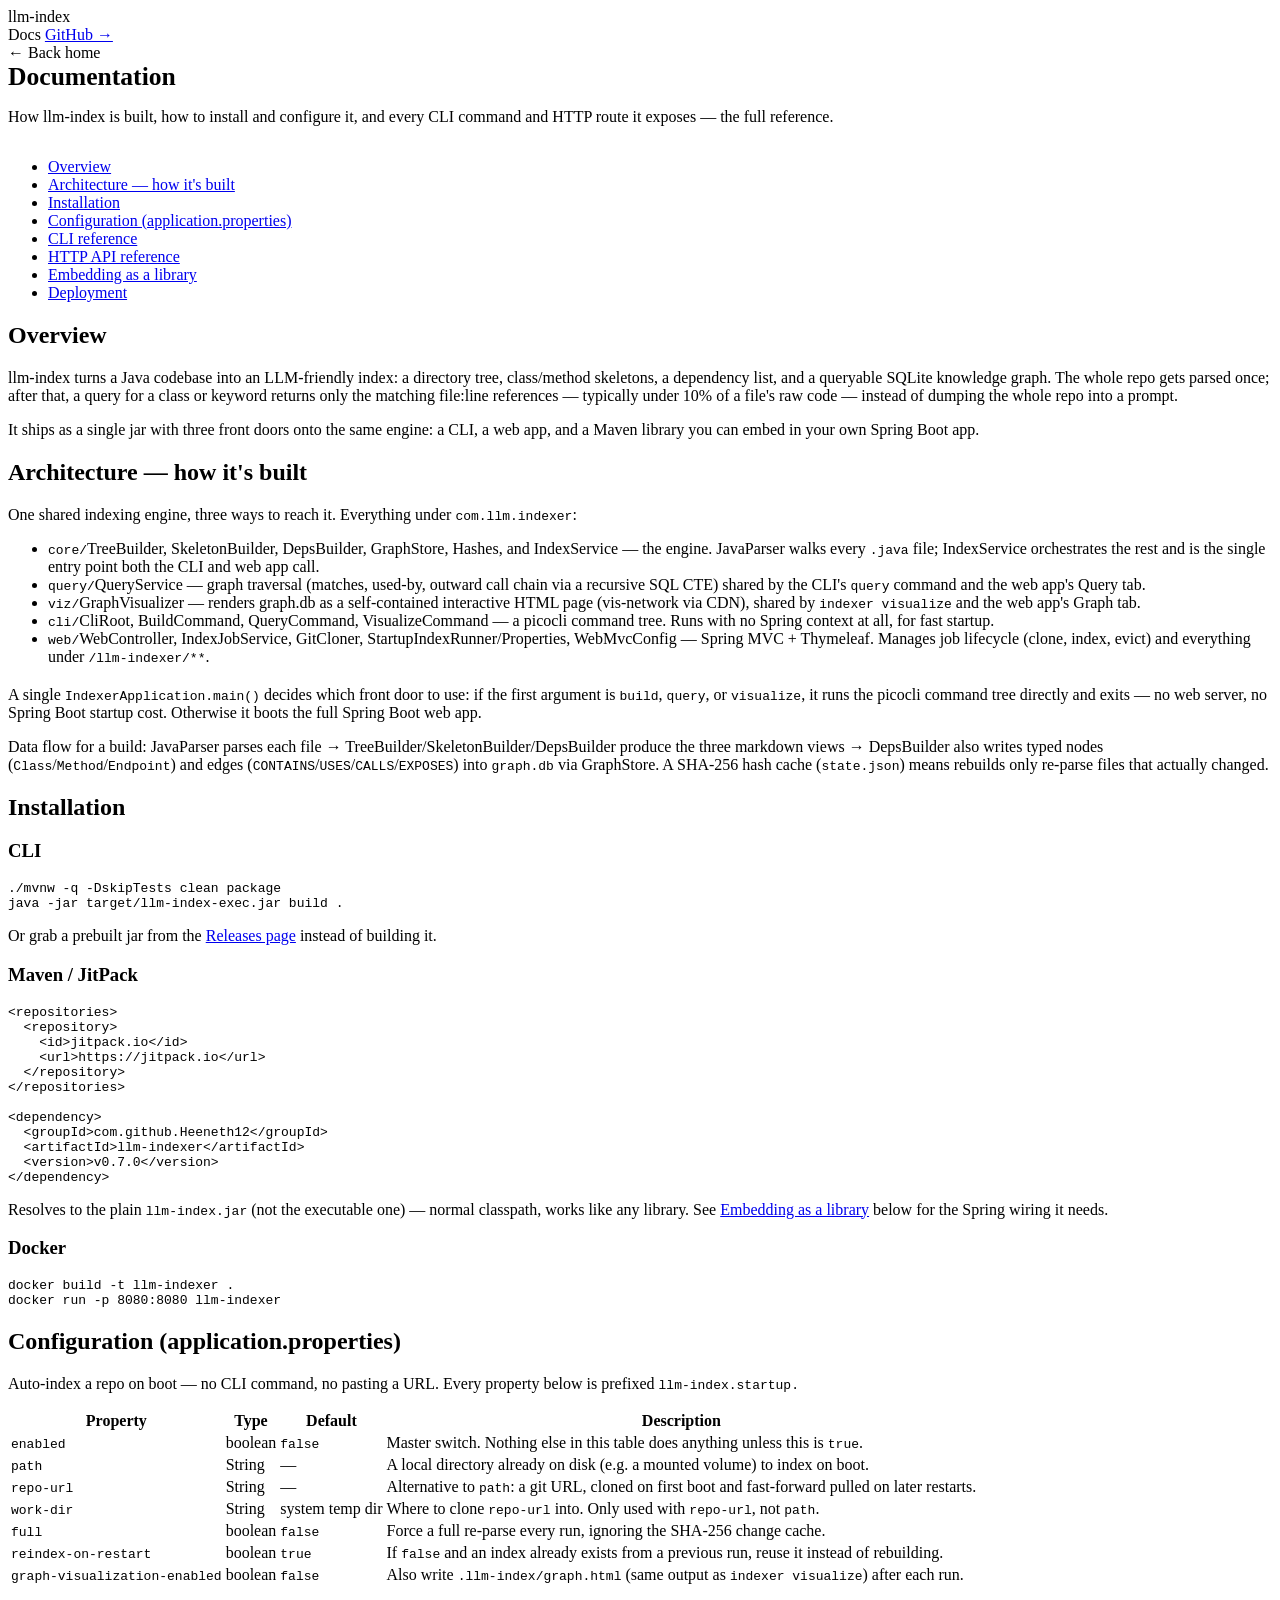
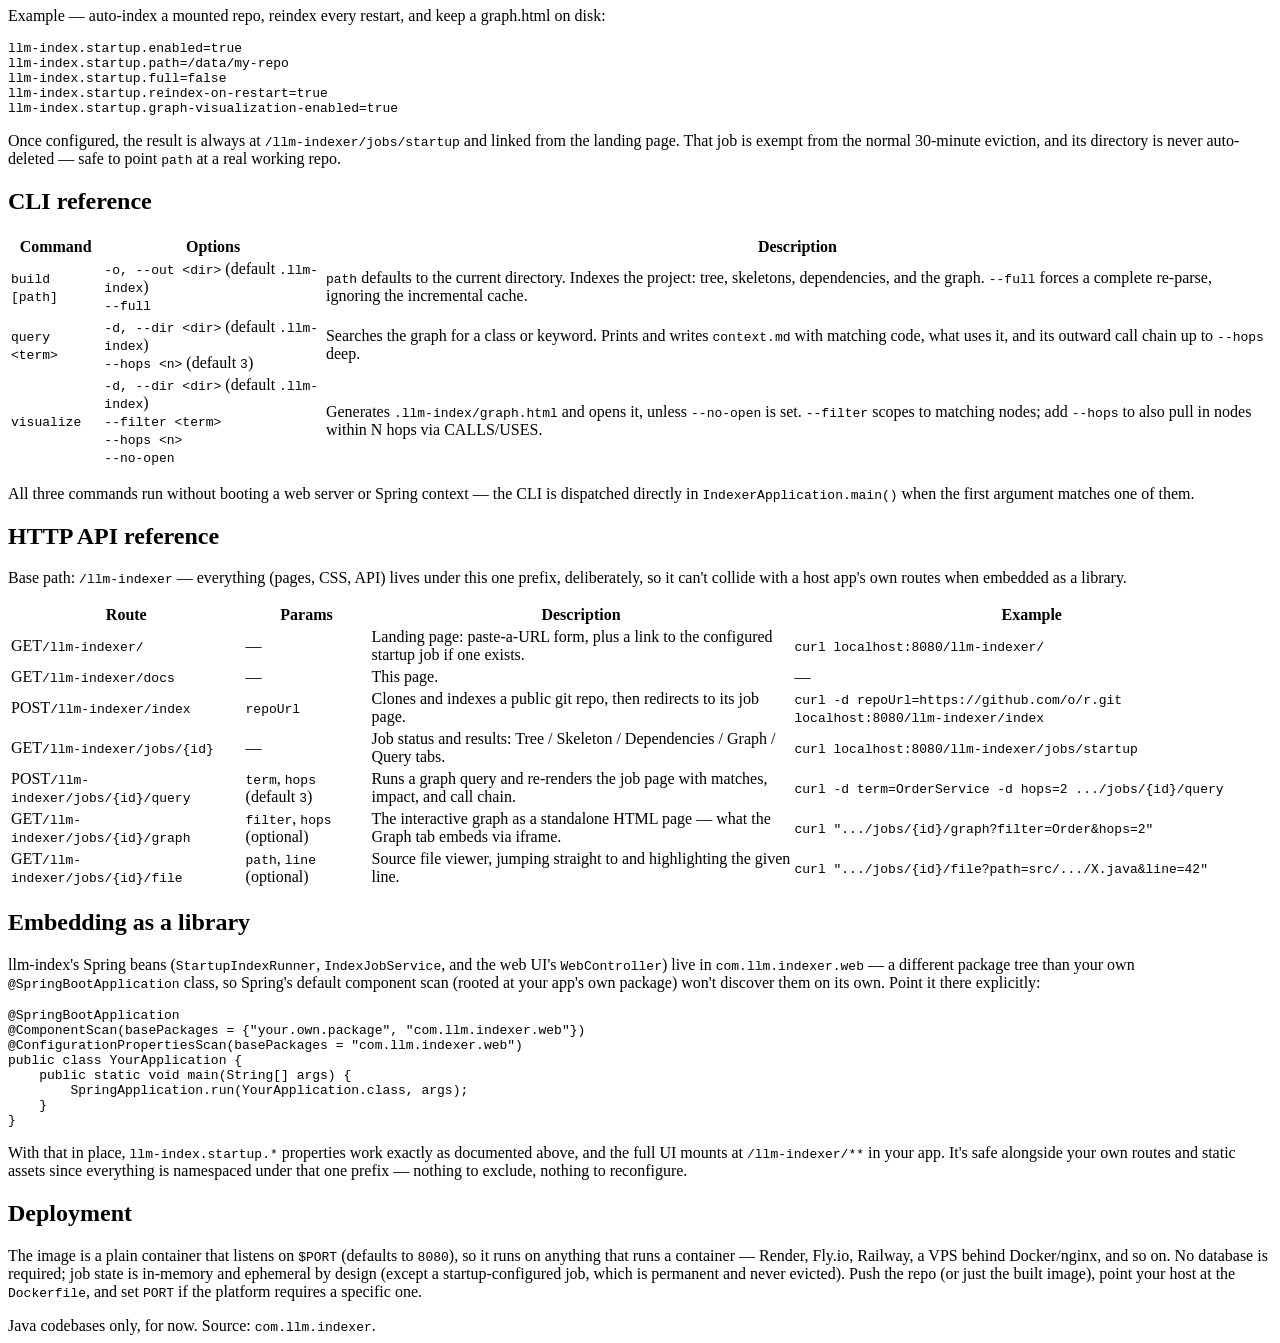
<file: src/main/resources/templates/docs.html>
<!DOCTYPE html>
<html xmlns:th="http://www.thymeleaf.org">
<head>
  <meta charset="UTF-8"/>
  <meta name="viewport" content="width=device-width, initial-scale=1"/>
  <title>llm-index — Documentation</title>
  <link rel="stylesheet" th:href="@{/llm-indexer/style.css}"/>
</head>
<body>
<header class="nav">
  <div class="nav-inner">
    <a class="wordmark" th:href="@{/llm-indexer/}"><span class="wordmark-dot"></span>llm-index</a>
    <div class="nav-links">
      <a class="nav-link" th:href="@{/llm-indexer/docs}">Docs</a>
      <a class="nav-link" href="https://github.com/Heeneth12/llm-indexer" target="_blank" rel="noopener">GitHub &rarr;</a>
    </div>
  </div>
</header>

<section class="breadcrumb-bar">
  <div class="wrap-inner">
    <a class="ghost-link" th:href="@{/llm-indexer/}">&larr; Back home</a>
  </div>
</section>

<main class="wrap">
  <h1 style="font-size:1.6rem; font-weight:700; margin:0 0 0.5rem;">Documentation</h1>
  <p class="section-intro" style="margin-bottom:2rem;">How llm-index is built, how to install and configure it,
    and every CLI command and HTTP route it exposes — the full reference.</p>

  <div class="card">
    <span class="corner-square"></span>
    <ul class="toc">
      <li><a href="#overview">Overview</a></li>
      <li><a href="#architecture">Architecture — how it's built</a></li>
      <li><a href="#installation">Installation</a></li>
      <li><a href="#configuration">Configuration (application.properties)</a></li>
      <li><a href="#cli">CLI reference</a></li>
      <li><a href="#api">HTTP API reference</a></li>
      <li><a href="#embedding">Embedding as a library</a></li>
      <li><a href="#deployment">Deployment</a></li>
    </ul>
  </div>

  <div class="doc-section" id="overview">
    <h2>Overview</h2>
    <p>llm-index turns a Java codebase into an LLM-friendly index: a directory tree, class/method skeletons,
      a dependency list, and a queryable SQLite knowledge graph. The whole repo gets parsed once; after that,
      a query for a class or keyword returns only the matching file:line references — typically under 10% of
      a file's raw code — instead of dumping the whole repo into a prompt.</p>
    <p>It ships as a single jar with three front doors onto the same engine: a CLI, a web app, and a Maven
      library you can embed in your own Spring Boot app.</p>
  </div>

  <div class="doc-section" id="architecture">
    <h2>Architecture — how it's built</h2>
    <p class="section-intro">One shared indexing engine, three ways to reach it. Everything under
      <code>com.llm.indexer</code>:</p>

    <div class="card">
      <span class="corner-square"></span>
      <ul class="arch-list">
        <li><code>core/</code><span>TreeBuilder, SkeletonBuilder, DepsBuilder, GraphStore, Hashes, and IndexService — the engine. JavaParser walks every <code>.java</code> file; IndexService orchestrates the rest and is the single entry point both the CLI and web app call.</span></li>
        <li><code>query/</code><span>QueryService — graph traversal (matches, used-by, outward call chain via a recursive SQL CTE) shared by the CLI's <code>query</code> command and the web app's Query tab.</span></li>
        <li><code>viz/</code><span>GraphVisualizer — renders graph.db as a self-contained interactive HTML page (vis-network via CDN), shared by <code>indexer visualize</code> and the web app's Graph tab.</span></li>
        <li><code>cli/</code><span>CliRoot, BuildCommand, QueryCommand, VisualizeCommand — a picocli command tree. Runs with no Spring context at all, for fast startup.</span></li>
        <li><code>web/</code><span>WebController, IndexJobService, GitCloner, StartupIndexRunner/Properties, WebMvcConfig — Spring MVC + Thymeleaf. Manages job lifecycle (clone, index, evict) and everything under <code>/llm-indexer/**</code>.</span></li>
      </ul>
    </div>

    <p style="margin-top:1.25rem;">A single <code>IndexerApplication.main()</code> decides which front door to use: if the
      first argument is <code>build</code>, <code>query</code>, or <code>visualize</code>, it runs the picocli
      command tree directly and exits — no web server, no Spring Boot startup cost. Otherwise it boots the full
      Spring Boot web app.</p>

    <p>Data flow for a build: JavaParser parses each file &rarr; TreeBuilder/SkeletonBuilder/DepsBuilder produce
      the three markdown views &rarr; DepsBuilder also writes typed nodes (<code>Class</code>/<code>Method</code>/<code>Endpoint</code>)
      and edges (<code>CONTAINS</code>/<code>USES</code>/<code>CALLS</code>/<code>EXPOSES</code>) into
      <code>graph.db</code> via GraphStore. A SHA-256 hash cache (<code>state.json</code>) means rebuilds only
      re-parse files that actually changed.</p>
  </div>

  <div class="doc-section" id="installation">
    <h2>Installation</h2>

    <h3 class="ref-subhead">CLI</h3>
    <div class="card">
      <span class="corner-square"></span>
      <pre><code>./mvnw -q -DskipTests clean package
java -jar target/llm-index-exec.jar build .</code></pre>
    </div>
    <p class="option-foot">Or grab a prebuilt jar from the
      <a href="https://github.com/Heeneth12/llm-indexer/releases" target="_blank" rel="noopener">Releases page</a> instead of building it.</p>

    <h3 class="ref-subhead">Maven / JitPack</h3>
    <div class="card">
      <span class="corner-square"></span>
      <pre><code>&lt;repositories&gt;
  &lt;repository&gt;
    &lt;id&gt;jitpack.io&lt;/id&gt;
    &lt;url&gt;https://jitpack.io&lt;/url&gt;
  &lt;/repository&gt;
&lt;/repositories&gt;

&lt;dependency&gt;
  &lt;groupId&gt;com.github.Heeneth12&lt;/groupId&gt;
  &lt;artifactId&gt;llm-indexer&lt;/artifactId&gt;
  &lt;version&gt;v0.7.0&lt;/version&gt;
&lt;/dependency&gt;</code></pre>
    </div>
    <p class="option-foot">Resolves to the plain <code>llm-index.jar</code> (not the executable one) — normal
      classpath, works like any library. See <a href="#embedding">Embedding as a library</a> below for the
      Spring wiring it needs.</p>

    <h3 class="ref-subhead">Docker</h3>
    <div class="card">
      <span class="corner-square"></span>
      <pre><code>docker build -t llm-indexer .
docker run -p 8080:8080 llm-indexer</code></pre>
    </div>
  </div>

  <div class="doc-section" id="configuration">
    <h2>Configuration (application.properties)</h2>
    <p class="section-intro">Auto-index a repo on boot — no CLI command, no pasting a URL. Every property below
      is prefixed <code>llm-index.startup.</code></p>

    <div class="card">
      <span class="corner-square"></span>
      <div style="overflow-x:auto;">
        <table class="ref-table">
          <tr><th>Property</th><th>Type</th><th>Default</th><th>Description</th></tr>
          <tr>
            <td><code>enabled</code></td>
            <td>boolean</td>
            <td><code>false</code></td>
            <td class="desc">Master switch. Nothing else in this table does anything unless this is <code>true</code>.</td>
          </tr>
          <tr>
            <td><code>path</code></td>
            <td>String</td>
            <td>—</td>
            <td class="desc">A local directory already on disk (e.g. a mounted volume) to index on boot.</td>
          </tr>
          <tr>
            <td><code>repo-url</code></td>
            <td>String</td>
            <td>—</td>
            <td class="desc">Alternative to <code>path</code>: a git URL, cloned on first boot and fast-forward pulled on later restarts.</td>
          </tr>
          <tr>
            <td><code>work-dir</code></td>
            <td>String</td>
            <td>system temp dir</td>
            <td class="desc">Where to clone <code>repo-url</code> into. Only used with <code>repo-url</code>, not <code>path</code>.</td>
          </tr>
          <tr>
            <td><code>full</code></td>
            <td>boolean</td>
            <td><code>false</code></td>
            <td class="desc">Force a full re-parse every run, ignoring the SHA-256 change cache.</td>
          </tr>
          <tr>
            <td><code>reindex-on-restart</code></td>
            <td>boolean</td>
            <td><code>true</code></td>
            <td class="desc">If <code>false</code> and an index already exists from a previous run, reuse it instead of rebuilding.</td>
          </tr>
          <tr>
            <td><code>graph-visualization-enabled</code></td>
            <td>boolean</td>
            <td><code>false</code></td>
            <td class="desc">Also write <code>.llm-index/graph.html</code> (same output as <code>indexer visualize</code>) after each run.</td>
          </tr>
        </table>
      </div>
    </div>

    <p style="margin-top:1.25rem;">Example — auto-index a mounted repo, reindex every restart, and keep a
      graph.html on disk:</p>
    <div class="card">
      <span class="corner-square"></span>
      <pre><code>llm-index.startup.enabled=true
llm-index.startup.path=/data/my-repo
llm-index.startup.full=false
llm-index.startup.reindex-on-restart=true
llm-index.startup.graph-visualization-enabled=true</code></pre>
    </div>
    <p class="option-foot">Once configured, the result is always at <code>/llm-indexer/jobs/startup</code> and
      linked from the landing page. That job is exempt from the normal 30-minute eviction, and its directory is
      never auto-deleted — safe to point <code>path</code> at a real working repo.</p>
  </div>

  <div class="doc-section" id="cli">
    <h2>CLI reference</h2>
    <div class="card">
      <span class="corner-square"></span>
      <div style="overflow-x:auto;">
        <table class="ref-table">
          <tr><th>Command</th><th>Options</th><th>Description</th></tr>
          <tr>
            <td><code>build [path]</code></td>
            <td><code>-o, --out &lt;dir&gt;</code> (default <code>.llm-index</code>)<br/><code>--full</code></td>
            <td class="desc"><code>path</code> defaults to the current directory. Indexes the project: tree,
              skeletons, dependencies, and the graph. <code>--full</code> forces a complete re-parse, ignoring
              the incremental cache.</td>
          </tr>
          <tr>
            <td><code>query &lt;term&gt;</code></td>
            <td><code>-d, --dir &lt;dir&gt;</code> (default <code>.llm-index</code>)<br/><code>--hops &lt;n&gt;</code> (default <code>3</code>)</td>
            <td class="desc">Searches the graph for a class or keyword. Prints and writes <code>context.md</code>
              with matching code, what uses it, and its outward call chain up to <code>--hops</code> deep.</td>
          </tr>
          <tr>
            <td><code>visualize</code></td>
            <td><code>-d, --dir &lt;dir&gt;</code> (default <code>.llm-index</code>)<br/><code>--filter &lt;term&gt;</code><br/><code>--hops &lt;n&gt;</code><br/><code>--no-open</code></td>
            <td class="desc">Generates <code>.llm-index/graph.html</code> and opens it, unless <code>--no-open</code>
              is set. <code>--filter</code> scopes to matching nodes; add <code>--hops</code> to also pull in
              nodes within N hops via CALLS/USES.</td>
          </tr>
        </table>
      </div>
    </div>
    <p class="option-foot">All three commands run without booting a web server or Spring context — the CLI is
      dispatched directly in <code>IndexerApplication.main()</code> when the first argument matches one of them.</p>
  </div>

  <div class="doc-section" id="api">
    <h2>HTTP API reference</h2>
    <p class="section-intro">Base path: <code>/llm-indexer</code> — everything (pages, CSS, API) lives under this
      one prefix, deliberately, so it can't collide with a host app's own routes when embedded as a library.</p>

    <div class="card">
      <span class="corner-square"></span>
      <div style="overflow-x:auto;">
        <table class="ref-table">
          <tr><th>Route</th><th>Params</th><th>Description</th><th>Example</th></tr>
          <tr>
            <td><span class="http-method get">GET</span><code>/llm-indexer/</code></td>
            <td class="desc">—</td>
            <td class="desc">Landing page: paste-a-URL form, plus a link to the configured startup job if one exists.</td>
            <td class="desc"><code>curl localhost:8080/llm-indexer/</code></td>
          </tr>
          <tr>
            <td><span class="http-method get">GET</span><code>/llm-indexer/docs</code></td>
            <td class="desc">—</td>
            <td class="desc">This page.</td>
            <td class="desc">—</td>
          </tr>
          <tr>
            <td><span class="http-method post">POST</span><code>/llm-indexer/index</code></td>
            <td><code>repoUrl</code></td>
            <td class="desc">Clones and indexes a public git repo, then redirects to its job page.</td>
            <td class="desc"><code>curl -d repoUrl=https://github.com/o/r.git localhost:8080/llm-indexer/index</code></td>
          </tr>
          <tr>
            <td><span class="http-method get">GET</span><code>/llm-indexer/jobs/{id}</code></td>
            <td class="desc">—</td>
            <td class="desc">Job status and results: Tree / Skeleton / Dependencies / Graph / Query tabs.</td>
            <td class="desc"><code>curl localhost:8080/llm-indexer/jobs/startup</code></td>
          </tr>
          <tr>
            <td><span class="http-method post">POST</span><code>/llm-indexer/jobs/{id}/query</code></td>
            <td><code>term</code>, <code>hops</code> (default <code>3</code>)</td>
            <td class="desc">Runs a graph query and re-renders the job page with matches, impact, and call chain.</td>
            <td class="desc"><code>curl -d term=OrderService -d hops=2 .../jobs/{id}/query</code></td>
          </tr>
          <tr>
            <td><span class="http-method get">GET</span><code>/llm-indexer/jobs/{id}/graph</code></td>
            <td><code>filter</code>, <code>hops</code> (optional)</td>
            <td class="desc">The interactive graph as a standalone HTML page — what the Graph tab embeds via iframe.</td>
            <td class="desc"><code>curl ".../jobs/{id}/graph?filter=Order&amp;hops=2"</code></td>
          </tr>
          <tr>
            <td><span class="http-method get">GET</span><code>/llm-indexer/jobs/{id}/file</code></td>
            <td><code>path</code>, <code>line</code> (optional)</td>
            <td class="desc">Source file viewer, jumping straight to and highlighting the given line.</td>
            <td class="desc"><code>curl ".../jobs/{id}/file?path=src/.../X.java&amp;line=42"</code></td>
          </tr>
        </table>
      </div>
    </div>
  </div>

  <div class="doc-section" id="embedding">
    <h2>Embedding as a library</h2>
    <p>llm-index's Spring beans (<code>StartupIndexRunner</code>, <code>IndexJobService</code>, and the web UI's
      <code>WebController</code>) live in <code>com.llm.indexer.web</code> — a different package tree than your
      own <code>@SpringBootApplication</code> class, so Spring's default component scan (rooted at your app's
      own package) won't discover them on its own. Point it there explicitly:</p>
    <div class="card">
      <span class="corner-square"></span>
      <pre><code>@SpringBootApplication
@ComponentScan(basePackages = {"your.own.package", "com.llm.indexer.web"})
@ConfigurationPropertiesScan(basePackages = "com.llm.indexer.web")
public class YourApplication {
    public static void main(String[] args) {
        SpringApplication.run(YourApplication.class, args);
    }
}</code></pre>
    </div>
    <p class="option-foot">With that in place, <code>llm-index.startup.*</code> properties work exactly as
      documented above, and the full UI mounts at <code>/llm-indexer/**</code> in your app. It's safe alongside
      your own routes and static assets since everything is namespaced under that one prefix — nothing to
      exclude, nothing to reconfigure.</p>
  </div>

  <div class="doc-section" id="deployment">
    <h2>Deployment</h2>
    <p>The image is a plain container that listens on <code>$PORT</code> (defaults to <code>8080</code>), so it
      runs on anything that runs a container — Render, Fly.io, Railway, a VPS behind Docker/nginx, and so on.
      No database is required; job state is in-memory and ephemeral by design (except a startup-configured job,
      which is permanent and never evicted). Push the repo (or just the built image), point your host at the
      <code>Dockerfile</code>, and set <code>PORT</code> if the platform requires a specific one.</p>
  </div>
</main>

<footer class="footer-dark">
  <div class="footer-inner">
    Java codebases only, for now. Source: <code>com.llm.indexer</code>.
  </div>
</footer>
</body>
</html>
</file>
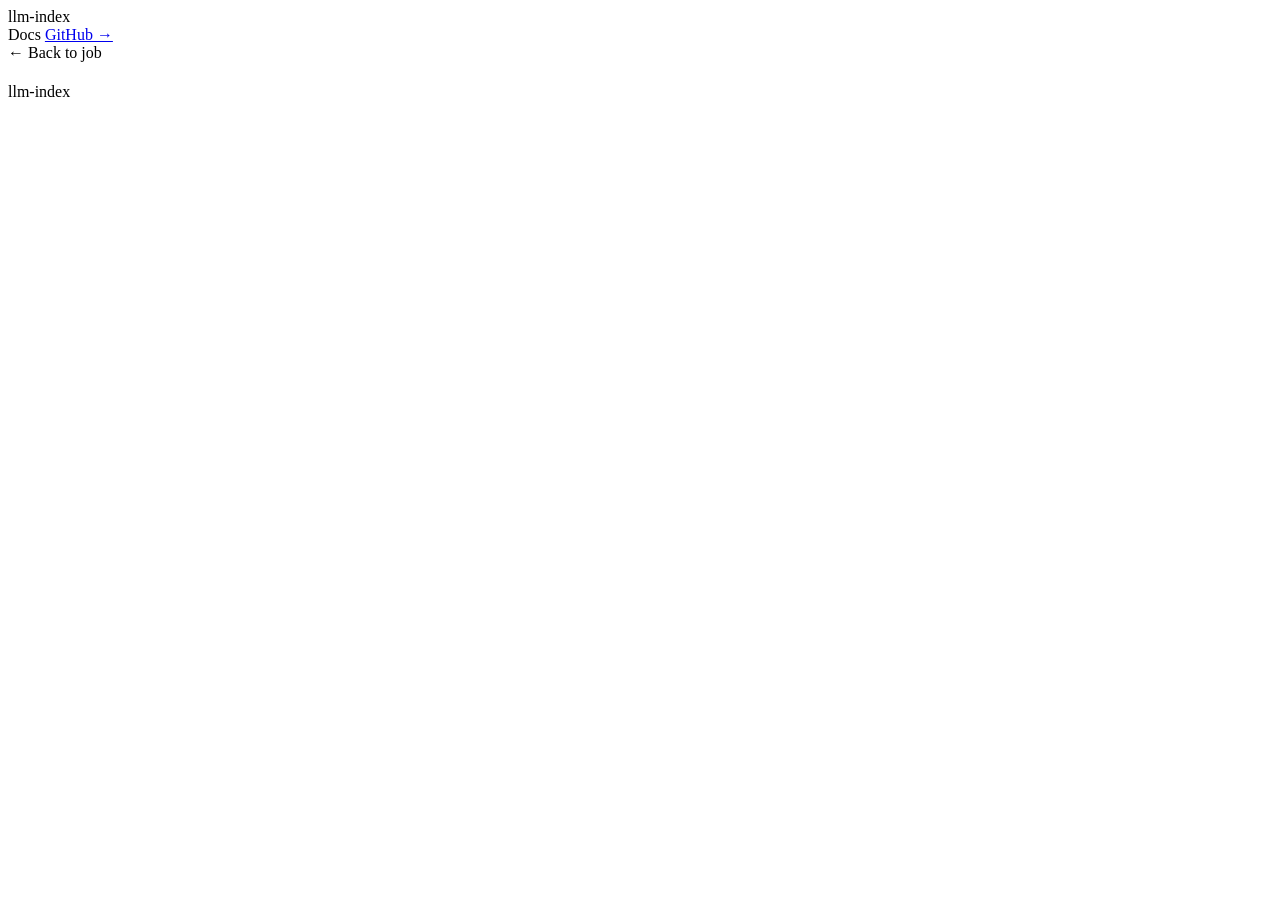
<file: src/main/resources/templates/file.html>
<!DOCTYPE html>
<html xmlns:th="http://www.thymeleaf.org">
<head>
  <meta charset="UTF-8"/>
  <meta name="viewport" content="width=device-width, initial-scale=1"/>
  <title th:text="${path}">file</title>
  <link rel="stylesheet" th:href="@{/llm-indexer/style.css}"/>
</head>
<body>
<header class="nav">
  <div class="nav-inner">
    <a class="wordmark" th:href="@{/llm-indexer/}"><span class="wordmark-dot"></span>llm-index</a>
    <div class="nav-links">
      <a class="nav-link" th:href="@{/llm-indexer/docs}">Docs</a>
      <a class="nav-link" href="https://github.com/Heeneth12/llm-indexer" target="_blank" rel="noopener">GitHub &rarr;</a>
    </div>
  </div>
</header>

<section class="breadcrumb-bar">
  <div class="wrap-inner">
    <a class="ghost-link" th:href="@{/llm-indexer/jobs/{id}(id=${job.id})}">&larr; Back to job</a>
  </div>
</section>

<main class="wrap">
  <h1 class="file-path" th:text="${path}"></h1>

  <div class="card code-card">
    <span class="corner-square"></span>
    <pre style="border:none;background:none;margin:0;"><code><div class="file-line" th:each="line, iter : ${lines}" th:classappend="${iter.count == highlightLine} ? 'hl' : ''"><span class="ln" th:text="${iter.count}"></span><span th:text="${line}"></span></div></code></pre>
  </div>
</main>

<footer class="footer-dark">
  <div class="footer-inner">llm-index</div>
</footer>
</body>
</html>
</file>
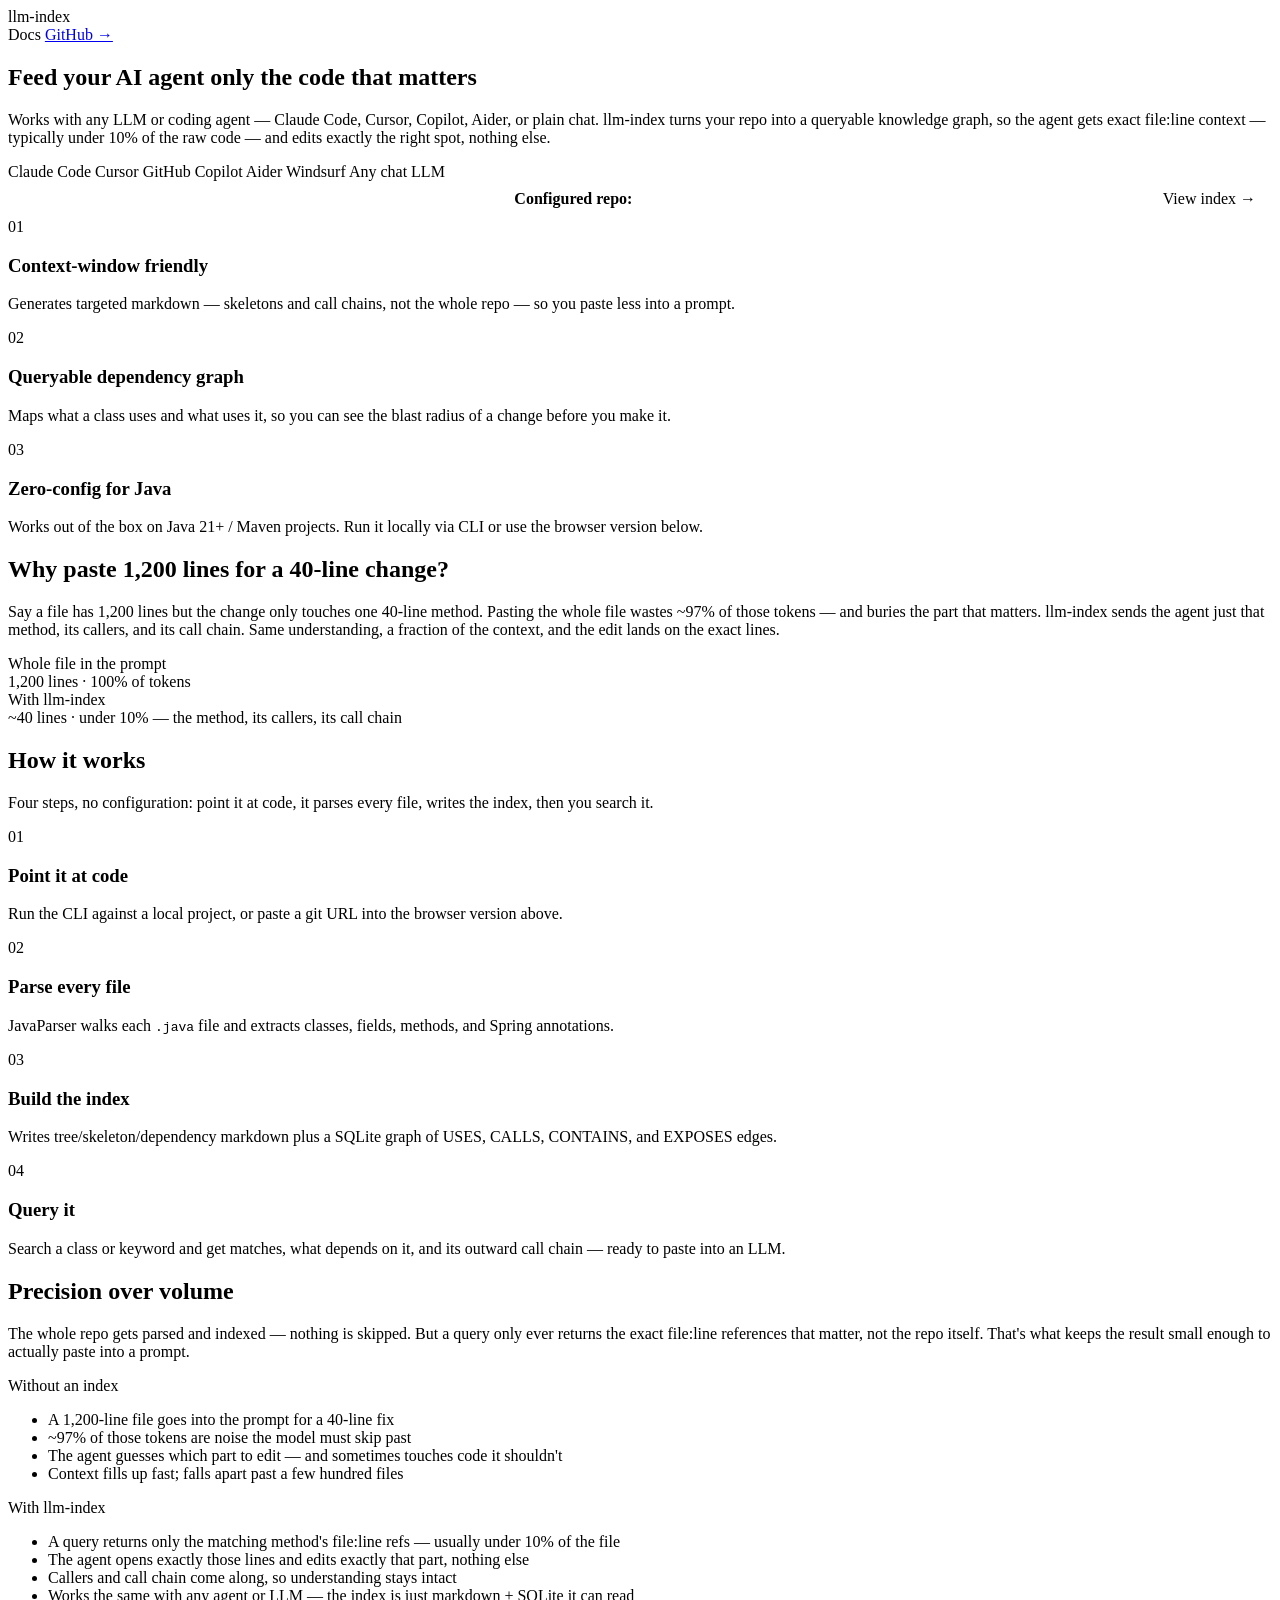
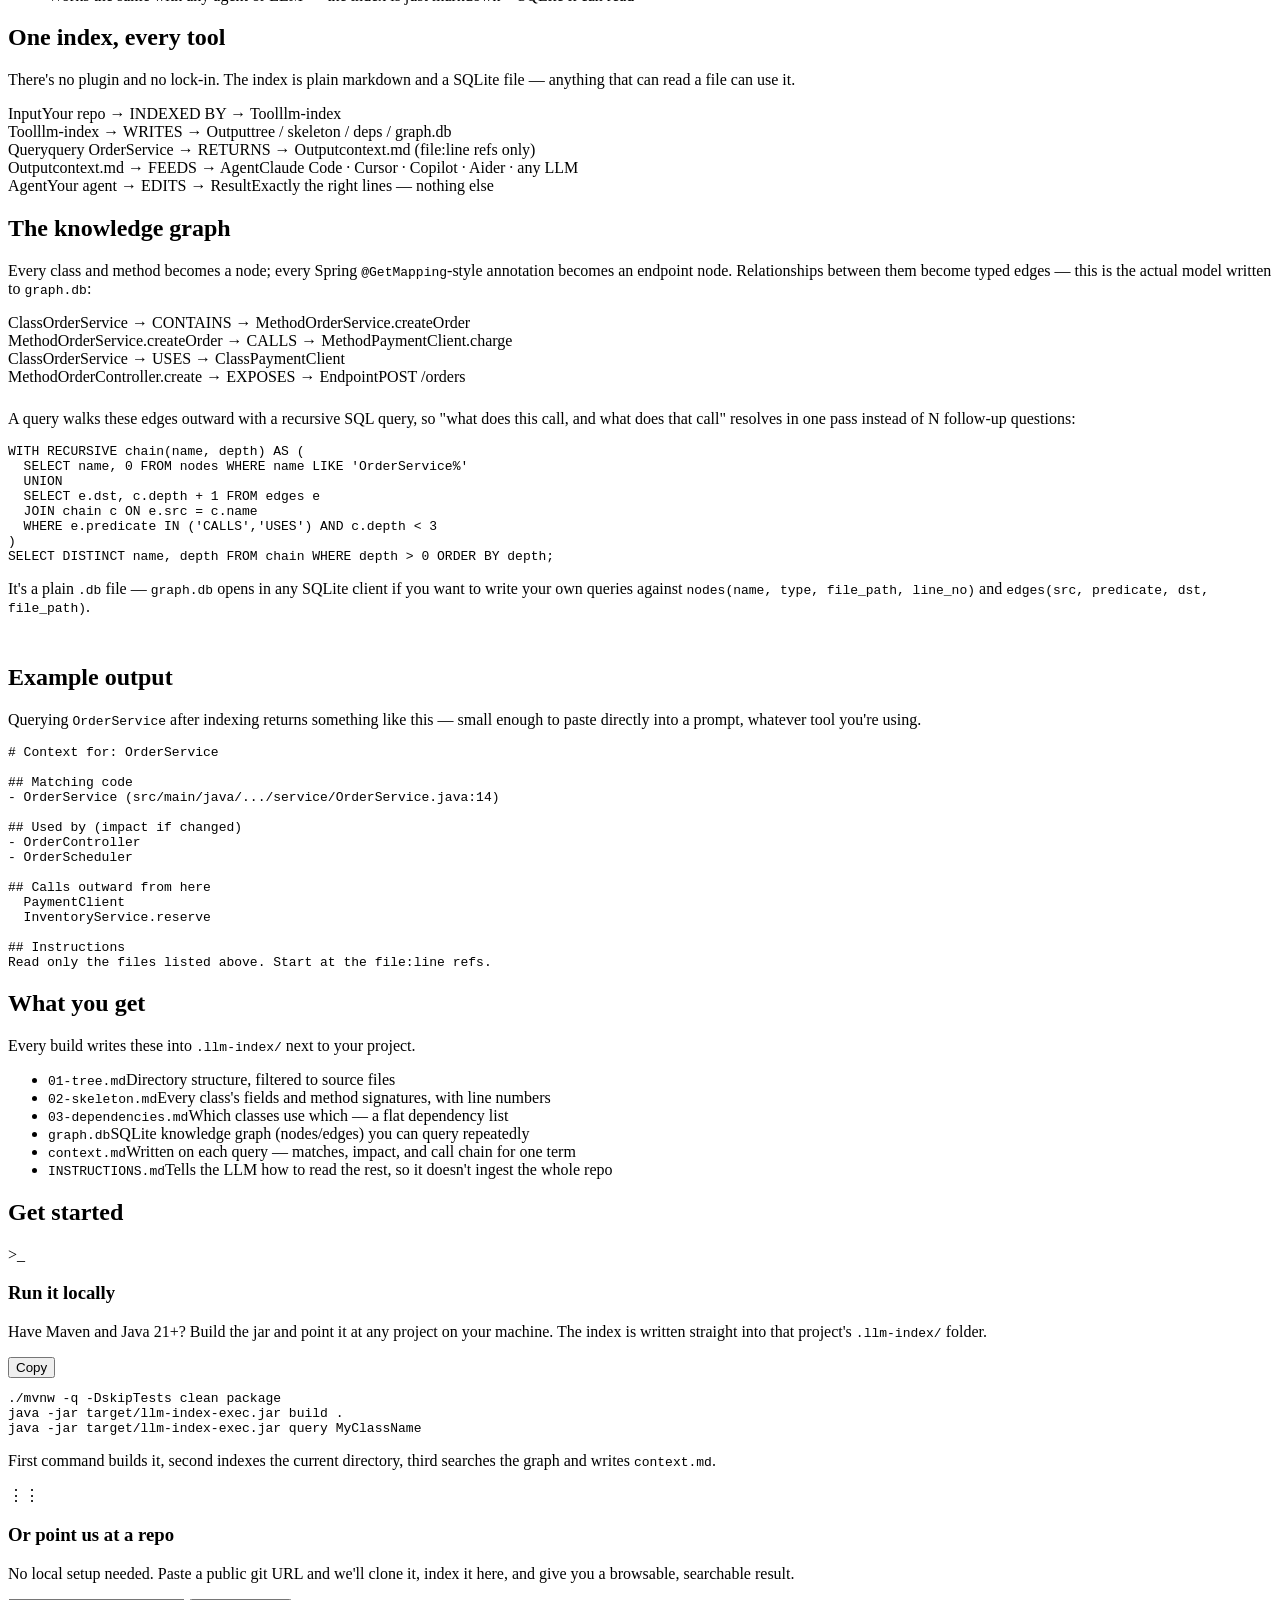
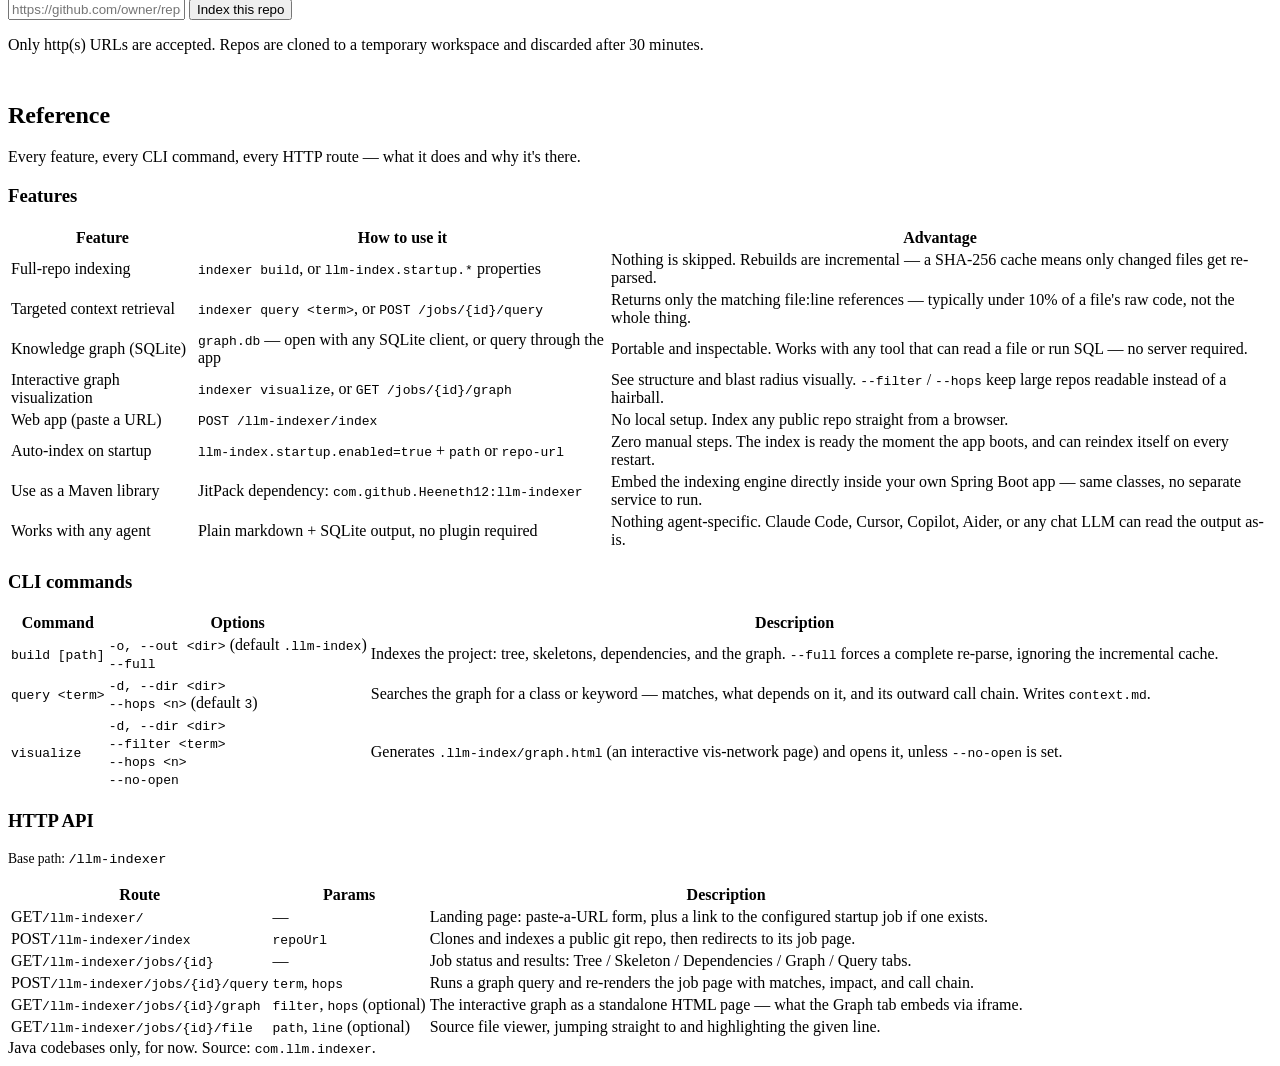
<file: src/main/resources/templates/landing.html>
<!DOCTYPE html>
<html xmlns:th="http://www.thymeleaf.org">

<head>
  <meta charset="UTF-8" />
  <meta name="viewport" content="width=device-width, initial-scale=1" />
  <title>llm-index</title>
  <link rel="stylesheet" th:href="@{/llm-indexer/style.css}" />
</head>

<body>
  <header class="nav">
    <div class="nav-inner">
      <a class="wordmark" th:href="@{/llm-indexer/}"><span class="wordmark-dot"></span>llm-index</a>
      <div class="nav-links">
        <a class="nav-link" th:href="@{/llm-indexer/docs}">Docs</a>
        <a class="nav-link" href="https://github.com/Heeneth12/llm-indexer" target="_blank" rel="noopener">GitHub &rarr;</a>
      </div>
    </div>
  </header>

  <section class="hero-dark">
    <div class="hero-inner">
      <h1>Feed your AI agent only the code that matters</h1>
      <p>Works with any LLM or coding agent — Claude Code, Cursor, Copilot, Aider,
        or plain chat. llm-index turns your repo into a queryable knowledge graph,
        so the agent gets exact file:line context — typically under 10% of the raw
        code — and edits exactly the right spot, nothing else.</p>
      <div class="hero-tools">
        <span class="tool-chip">Claude Code</span>
        <span class="tool-chip">Cursor</span>
        <span class="tool-chip">GitHub Copilot</span>
        <span class="tool-chip">Aider</span>
        <span class="tool-chip">Windsurf</span>
        <span class="tool-chip">Any chat LLM</span>
      </div>
    </div>
  </section>

  <main class="wrap">
    <div class="error" th:if="${error}" th:text="${error}"></div>

    <div class="card" th:if="${startupJob}" style="display:flex; align-items:center; justify-content:space-between; gap:1rem; flex-wrap:wrap;">
      <span class="corner-square"></span>
      <div>
        <strong>Configured repo:</strong>
        <span th:text="${startupJob.repoUrl}"></span>
        <span class="badge-tag" style="margin-left:0.5rem;" th:classappend="${startupJob.status}" th:text="${startupJob.status}"></span>
      </div>
      <a class="btn-outline" style="padding:0.6rem 1rem;" th:href="@{/llm-indexer/jobs/{id}(id=${startupJob.id})}">View index &rarr;</a>
    </div>

    <div class="feature-row">
      <div class="card feature-card">
        <span class="corner-square"></span>
        <div class="feature-icon">01</div>
        <h3>Context-window friendly</h3>
        <p>Generates targeted markdown — skeletons and call chains, not the whole repo — so you paste less into a
          prompt.</p>
      </div>
      <div class="card feature-card">
        <span class="corner-square"></span>
        <div class="feature-icon">02</div>
        <h3>Queryable dependency graph</h3>
        <p>Maps what a class uses and what uses it, so you can see the blast radius of a change before you make it.</p>
      </div>
      <div class="card feature-card">
        <span class="corner-square"></span>
        <div class="feature-icon">03</div>
        <h3>Zero-config for Java</h3>
        <p>Works out of the box on Java 21+ / Maven projects. Run it locally via CLI or use the browser version below.
        </p>
      </div>
    </div>

    <h2 class="section-label">Why paste 1,200 lines for a 40-line change?</h2>
    <p class="section-intro">Say a file has 1,200 lines but the change only touches one
      40-line method. Pasting the whole file wastes ~97% of those tokens — and buries
      the part that matters. llm-index sends the agent just that method, its callers,
      and its call chain. Same understanding, a fraction of the context, and the edit
      lands on the exact lines.</p>

    <div class="card">
      <span class="corner-square"></span>
      <div class="token-compare">
        <div class="token-row">
          <span class="token-label">Whole file in the prompt</span>
          <div class="token-bar-track">
            <div class="token-bar full" style="width: 100%;">1,200 lines &middot; 100% of tokens</div>
          </div>
        </div>
        <div class="token-row">
          <span class="token-label">With llm-index</span>
          <div class="token-bar-track">
            <div class="token-bar lean" style="width: 9%;"></div>
            <span class="token-bar-note">~40 lines &middot; under 10% — the method, its callers, its call chain</span>
          </div>
        </div>
      </div>
    </div>

    <h2 class="section-label">How it works</h2>
    <p class="section-intro">Four steps, no configuration: point it at code, it parses every file,
      writes the index, then you search it.</p>

    <div class="step-row">
      <div class="card step-card">
        <span class="corner-square"></span>
        <div class="feature-icon">01</div>
        <h3>Point it at code</h3>
        <p>Run the CLI against a local project, or paste a git URL into the browser version above.</p>
      </div>
      <div class="card step-card">
        <span class="corner-square"></span>
        <div class="feature-icon">02</div>
        <h3>Parse every file</h3>
        <p>JavaParser walks each <code>.java</code> file and extracts classes, fields, methods, and Spring annotations.
        </p>
      </div>
      <div class="card step-card">
        <span class="corner-square"></span>
        <div class="feature-icon">03</div>
        <h3>Build the index</h3>
        <p>Writes tree/skeleton/dependency markdown plus a SQLite graph of USES, CALLS, CONTAINS, and EXPOSES edges.</p>
      </div>
      <div class="card step-card">
        <span class="corner-square"></span>
        <div class="feature-icon">04</div>
        <h3>Query it</h3>
        <p>Search a class or keyword and get matches, what depends on it, and its outward call chain — ready to paste
          into an LLM.</p>
      </div>
    </div>

    <h2 class="section-label">Precision over volume</h2>
    <p class="section-intro">The whole repo gets parsed and indexed — nothing is skipped. But a query only ever
      returns the exact file:line references that matter, not the repo itself. That's what keeps the result small
      enough to actually paste into a prompt.</p>

    <div class="compare-row">
      <div class="compare-card without">
        <div class="compare-head"><span class="compare-dot"></span>Without an index</div>
        <ul>
          <li>A 1,200-line file goes into the prompt for a 40-line fix</li>
          <li>~97% of those tokens are noise the model must skip past</li>
          <li>The agent guesses which part to edit — and sometimes touches code it shouldn't</li>
          <li>Context fills up fast; falls apart past a few hundred files</li>
        </ul>
      </div>
      <div class="compare-card with">
        <div class="compare-head"><span class="compare-dot"></span>With llm-index</div>
        <ul>
          <li>A query returns only the matching method's file:line refs — usually under 10% of the file</li>
          <li>The agent opens exactly those lines and edits exactly that part, nothing else</li>
          <li>Callers and call chain come along, so understanding stays intact</li>
          <li>Works the same with any agent or LLM — the index is just markdown + SQLite it can read</li>
        </ul>
      </div>
    </div>

    <h2 class="section-label">One index, every tool</h2>
    <p class="section-intro">There's no plugin and no lock-in. The index is plain markdown
      and a SQLite file — anything that can read a file can use it.</p>

    <div class="card">
      <span class="corner-square"></span>
      <div class="edge-list">
        <div class="edge-row">
          <span class="node-chip"><span class="node-type">Input</span>Your repo</span>
          <span class="edge-arrow">&#8594; INDEXED BY &#8594;</span>
          <span class="node-chip"><span class="node-type">Tool</span>llm-index</span>
        </div>
        <div class="edge-row">
          <span class="node-chip"><span class="node-type">Tool</span>llm-index</span>
          <span class="edge-arrow">&#8594; WRITES &#8594;</span>
          <span class="node-chip"><span class="node-type">Output</span>tree / skeleton / deps / graph.db</span>
        </div>
        <div class="edge-row">
          <span class="node-chip"><span class="node-type">Query</span>query OrderService</span>
          <span class="edge-arrow">&#8594; RETURNS &#8594;</span>
          <span class="node-chip"><span class="node-type">Output</span>context.md (file:line refs only)</span>
        </div>
        <div class="edge-row">
          <span class="node-chip"><span class="node-type">Output</span>context.md</span>
          <span class="edge-arrow">&#8594; FEEDS &#8594;</span>
          <span class="node-chip"><span class="node-type">Agent</span>Claude Code &middot; Cursor &middot; Copilot
            &middot; Aider &middot; any LLM</span>
        </div>
        <div class="edge-row">
          <span class="node-chip"><span class="node-type">Agent</span>Your agent</span>
          <span class="edge-arrow">&#8594; EDITS &#8594;</span>
          <span class="node-chip"><span class="node-type">Result</span>Exactly the right lines — nothing else</span>
        </div>
      </div>
    </div>

    <h2 class="section-label">The knowledge graph</h2>
    <p class="section-intro">Every class and method becomes a node; every Spring <code>@GetMapping</code>-style
      annotation becomes an endpoint node. Relationships between them become typed edges — this is the actual model
      written to <code>graph.db</code>:</p>

    <div class="card">
      <span class="corner-square"></span>
      <div class="edge-list">
        <div class="edge-row">
          <span class="node-chip"><span class="node-type">Class</span>OrderService</span>
          <span class="edge-arrow">&#8594; CONTAINS &#8594;</span>
          <span class="node-chip"><span class="node-type">Method</span>OrderService.createOrder</span>
        </div>
        <div class="edge-row">
          <span class="node-chip"><span class="node-type">Method</span>OrderService.createOrder</span>
          <span class="edge-arrow">&#8594; CALLS &#8594;</span>
          <span class="node-chip"><span class="node-type">Method</span>PaymentClient.charge</span>
        </div>
        <div class="edge-row">
          <span class="node-chip"><span class="node-type">Class</span>OrderService</span>
          <span class="edge-arrow">&#8594; USES &#8594;</span>
          <span class="node-chip"><span class="node-type">Class</span>PaymentClient</span>
        </div>
        <div class="edge-row">
          <span class="node-chip"><span class="node-type">Method</span>OrderController.create</span>
          <span class="edge-arrow">&#8594; EXPOSES &#8594;</span>
          <span class="node-chip"><span class="node-type">Endpoint</span>POST /orders</span>
        </div>
      </div>
    </div>

    <p class="section-intro" style="margin-top: 1.5rem;">A query walks these edges outward with a recursive SQL
      query, so "what does this call, and what does that call" resolves in one pass instead of N follow-up
      questions:</p>

    <div class="card">
      <span class="corner-square"></span>
      <pre><code>WITH RECURSIVE chain(name, depth) AS (
  SELECT name, 0 FROM nodes WHERE name LIKE 'OrderService%'
  UNION
  SELECT e.dst, c.depth + 1 FROM edges e
  JOIN chain c ON e.src = c.name
  WHERE e.predicate IN ('CALLS','USES') AND c.depth &lt; 3
)
SELECT DISTINCT name, depth FROM chain WHERE depth &gt; 0 ORDER BY depth;</code></pre>
    </div>
    <p class="option-foot" style="margin-bottom: 3rem;">It's a plain <code>.db</code> file —
      <code>graph.db</code> opens in any SQLite client if you want to write your own queries against
      <code>nodes(name, type, file_path, line_no)</code> and <code>edges(src, predicate, dst, file_path)</code>.
    </p>

    <h2 class="section-label">Example output</h2>
    <p class="section-intro">Querying <code>OrderService</code> after indexing returns something like this — small
      enough to paste directly into a prompt, whatever tool you're using.</p>

    <div class="card">
      <span class="corner-square"></span>
      <pre><code># Context for: OrderService

## Matching code
- OrderService (src/main/java/.../service/OrderService.java:14)

## Used by (impact if changed)
- OrderController
- OrderScheduler

## Calls outward from here
  PaymentClient
  InventoryService.reserve

## Instructions
Read only the files listed above. Start at the file:line refs.</code></pre>
    </div>

    <h2 class="section-label">What you get</h2>
    <p class="section-intro">Every build writes these into <code>.llm-index/</code> next to your project.</p>

    <div class="card">
      <span class="corner-square"></span>
      <ul class="spec-list">
        <li><code>01-tree.md</code><span>Directory structure, filtered to source files</span></li>
        <li><code>02-skeleton.md</code><span>Every class's fields and method signatures, with line numbers</span></li>
        <li><code>03-dependencies.md</code><span>Which classes use which — a flat dependency list</span></li>
        <li><code>graph.db</code><span>SQLite knowledge graph (nodes/edges) you can query repeatedly</span></li>
        <li><code>context.md</code><span>Written on each query — matches, impact, and call chain for one term</span>
        </li>
        <li><code>INSTRUCTIONS.md</code><span>Tells the LLM how to read the rest, so it doesn't ingest the whole
            repo</span></li>
      </ul>
    </div>

    <h2 class="section-label">Get started</h2>

    <div class="options">

      <div class="card option">
        <span class="corner-square"></span>
        <div class="option-head">
          <span class="option-icon" aria-hidden="true">&gt;_</span>
          <h3 class="option-title">Run it locally</h3>
        </div>
        <p class="option-desc">Have Maven and Java 21+? Build the jar and point it at any
          project on your machine. The index is written straight into that project's
          <code>.llm-index/</code> folder.
        </p>

        <div class="codeblock">
          <button class="btn-outline copy-btn" type="button" data-copy-target="local-cmds">Copy</button>
          <pre id="local-cmds"><code>./mvnw -q -DskipTests clean package
java -jar target/llm-index-exec.jar build .
java -jar target/llm-index-exec.jar query MyClassName</code></pre>
        </div>
        <p class="option-foot">First command builds it, second indexes the current directory,
          third searches the graph and writes <code>context.md</code>.</p>
      </div>

      <div class="card option">
        <span class="corner-square"></span>
        <div class="option-head">
          <span class="option-icon" aria-hidden="true">&#8942;&#8942;</span>
          <h3 class="option-title">Or point us at a repo</h3>
        </div>
        <p class="option-desc">No local setup needed. Paste a public git URL and we'll clone
          it, index it here, and give you a browsable, searchable result.</p>

        <form class="form-row option-form" method="post" th:action="@{/llm-indexer/index}">
          <input type="text" name="repoUrl" placeholder="https://github.com/owner/repo.git" required />
          <button type="submit">Index this repo</button>
        </form>
        <p class="option-foot">Only http(s) URLs are accepted. Repos are cloned to a temporary
          workspace and discarded after 30 minutes.</p>
      </div>

    </div>

    <h2 class="section-label" style="margin-top: 3rem;">Reference</h2>
    <p class="section-intro">Every feature, every CLI command, every HTTP route — what it does and why it's there.</p>

    <div class="card">
      <span class="corner-square"></span>
      <h3 class="ref-subhead">Features</h3>
      <div style="overflow-x:auto;">
        <table class="ref-table">
          <tr><th>Feature</th><th>How to use it</th><th>Advantage</th></tr>
          <tr>
            <td>Full-repo indexing</td>
            <td><code>indexer build</code>, or <code>llm-index.startup.*</code> properties</td>
            <td class="desc">Nothing is skipped. Rebuilds are incremental — a SHA-256 cache means only changed files get re-parsed.</td>
          </tr>
          <tr>
            <td>Targeted context retrieval</td>
            <td><code>indexer query &lt;term&gt;</code>, or <code>POST /jobs/{id}/query</code></td>
            <td class="desc">Returns only the matching file:line references — typically under 10% of a file's raw code, not the whole thing.</td>
          </tr>
          <tr>
            <td>Knowledge graph (SQLite)</td>
            <td><code>graph.db</code> — open with any SQLite client, or query through the app</td>
            <td class="desc">Portable and inspectable. Works with any tool that can read a file or run SQL — no server required.</td>
          </tr>
          <tr>
            <td>Interactive graph visualization</td>
            <td><code>indexer visualize</code>, or <code>GET /jobs/{id}/graph</code></td>
            <td class="desc">See structure and blast radius visually. <code>--filter</code> / <code>--hops</code> keep large repos readable instead of a hairball.</td>
          </tr>
          <tr>
            <td>Web app (paste a URL)</td>
            <td><code>POST /llm-indexer/index</code></td>
            <td class="desc">No local setup. Index any public repo straight from a browser.</td>
          </tr>
          <tr>
            <td>Auto-index on startup</td>
            <td><code>llm-index.startup.enabled=true</code> + <code>path</code> or <code>repo-url</code></td>
            <td class="desc">Zero manual steps. The index is ready the moment the app boots, and can reindex itself on every restart.</td>
          </tr>
          <tr>
            <td>Use as a Maven library</td>
            <td>JitPack dependency: <code>com.github.Heeneth12:llm-indexer</code></td>
            <td class="desc">Embed the indexing engine directly inside your own Spring Boot app — same classes, no separate service to run.</td>
          </tr>
          <tr>
            <td>Works with any agent</td>
            <td>Plain markdown + SQLite output, no plugin required</td>
            <td class="desc">Nothing agent-specific. Claude Code, Cursor, Copilot, Aider, or any chat LLM can read the output as-is.</td>
          </tr>
        </table>
      </div>
    </div>

    <div class="card">
      <span class="corner-square"></span>
      <h3 class="ref-subhead">CLI commands</h3>
      <div style="overflow-x:auto;">
        <table class="ref-table">
          <tr><th>Command</th><th>Options</th><th>Description</th></tr>
          <tr>
            <td><code>build [path]</code></td>
            <td><code>-o, --out &lt;dir&gt;</code> (default <code>.llm-index</code>)<br/><code>--full</code></td>
            <td class="desc">Indexes the project: tree, skeletons, dependencies, and the graph. <code>--full</code> forces a complete re-parse, ignoring the incremental cache.</td>
          </tr>
          <tr>
            <td><code>query &lt;term&gt;</code></td>
            <td><code>-d, --dir &lt;dir&gt;</code><br/><code>--hops &lt;n&gt;</code> (default <code>3</code>)</td>
            <td class="desc">Searches the graph for a class or keyword — matches, what depends on it, and its outward call chain. Writes <code>context.md</code>.</td>
          </tr>
          <tr>
            <td><code>visualize</code></td>
            <td><code>-d, --dir &lt;dir&gt;</code><br/><code>--filter &lt;term&gt;</code><br/><code>--hops &lt;n&gt;</code><br/><code>--no-open</code></td>
            <td class="desc">Generates <code>.llm-index/graph.html</code> (an interactive vis-network page) and opens it, unless <code>--no-open</code> is set.</td>
          </tr>
        </table>
      </div>
    </div>

    <div class="card">
      <span class="corner-square"></span>
      <h3 class="ref-subhead">HTTP API</h3>
      <p style="color:var(--mute); font-size:0.85rem; margin:0 0 1rem;">Base path: <code>/llm-indexer</code></p>
      <div style="overflow-x:auto;">
        <table class="ref-table">
          <tr><th>Route</th><th>Params</th><th>Description</th></tr>
          <tr>
            <td><span class="http-method get">GET</span><code>/llm-indexer/</code></td>
            <td class="desc">—</td>
            <td class="desc">Landing page: paste-a-URL form, plus a link to the configured startup job if one exists.</td>
          </tr>
          <tr>
            <td><span class="http-method post">POST</span><code>/llm-indexer/index</code></td>
            <td><code>repoUrl</code></td>
            <td class="desc">Clones and indexes a public git repo, then redirects to its job page.</td>
          </tr>
          <tr>
            <td><span class="http-method get">GET</span><code>/llm-indexer/jobs/{id}</code></td>
            <td class="desc">—</td>
            <td class="desc">Job status and results: Tree / Skeleton / Dependencies / Graph / Query tabs.</td>
          </tr>
          <tr>
            <td><span class="http-method post">POST</span><code>/llm-indexer/jobs/{id}/query</code></td>
            <td><code>term</code>, <code>hops</code></td>
            <td class="desc">Runs a graph query and re-renders the job page with matches, impact, and call chain.</td>
          </tr>
          <tr>
            <td><span class="http-method get">GET</span><code>/llm-indexer/jobs/{id}/graph</code></td>
            <td><code>filter</code>, <code>hops</code> (optional)</td>
            <td class="desc">The interactive graph as a standalone HTML page — what the Graph tab embeds via iframe.</td>
          </tr>
          <tr>
            <td><span class="http-method get">GET</span><code>/llm-indexer/jobs/{id}/file</code></td>
            <td><code>path</code>, <code>line</code> (optional)</td>
            <td class="desc">Source file viewer, jumping straight to and highlighting the given line.</td>
          </tr>
        </table>
      </div>
    </div>
  </main>

  <footer class="footer-dark">
    <div class="footer-inner">
      Java codebases only, for now. Source: <code>com.llm.indexer</code>.
    </div>
  </footer>

  <script th:inline="javascript">
    document.querySelectorAll('.copy-btn').forEach(function (btn) {
      btn.addEventListener('click', function () {
        var target = document.getElementById(btn.getAttribute('data-copy-target'));
        navigator.clipboard.writeText(target.innerText).then(function () {
          var original = btn.textContent;
          btn.textContent = 'Copied';
          setTimeout(function () { btn.textContent = original; }, 1500);
        });
      });
    });
  </script>
</body>

</html>
</file>
<file: docs/style.css>
@import url('https://fonts.googleapis.com/css2?family=Inter:wght@400;700&display=swap');

:root {
  /* Brand & accent — single accent system, NVIDIA Green does all the work */
  --primary: #76b900;
  --primary-dark: #5a8d00;
  --accent-green-pale: #bff230;

  /* Surface */
  --canvas: #ffffff;
  --surface-soft: #f7f7f7;
  --surface-dark: #000000;
  --surface-elevated: #1a1a1a;
  --hairline: #cccccc;
  --hairline-strong: #5e5e5e;

  /* Text */
  --ink: #000000;
  --on-primary: #000000;
  --body-c: #1a1a1a;
  --mute: #757575;
  --stone: #898989;
  --ash: #a7a7a7;
  --on-dark: #ffffff;
  --on-dark-mute: rgba(255, 255, 255, 0.7);

  /* Semantic */
  --error: #e52020;
  --warning: #df6500;
  --success-deep: #3f8500;
  --link-blue: #0046a4;

  --radius: 2px;
}

* {
  box-sizing: border-box;
}

body {
  margin: 0;
  font-family: 'Inter', Arial, Helvetica, sans-serif;
  background: var(--canvas);
  color: var(--body-c);
  line-height: 1.5;
  overflow-x: hidden;
}

.wrap {
  max-width: 1000px;
  margin: 0 auto;
  padding: 3rem 1.5rem 4rem;
}

a {
  color: var(--primary);
  text-decoration: none;
  font-weight: 700;
}

a:hover {
  text-decoration: underline;
}

code {
  font-family: ui-monospace, SFMono-Regular, Menlo, Consolas, monospace;
}

/* ---------- Nav ---------- */
.nav {
  background: var(--surface-dark);
  height: 64px;
  display: flex;
  align-items: center;
}

.nav-inner {
  max-width: 1000px;
  width: 100%;
  margin: 0 auto;
  padding: 0 0.6rem;
  display: flex;
  align-items: center;
}

.wordmark {
  display: inline-flex;
  align-items: center;
  gap: 0.5rem;
  color: var(--on-dark);
  font-weight: 700;
  font-size: 1.5rem;
  letter-spacing: -0.01em;
}

.wordmark:hover {
  text-decoration: none;
}

.wordmark-dot {
  width: 20px;
  height: 20px;
  background: var(--primary);
  flex-shrink: 0;
}

.nav-links {
  margin-left: auto;
  display: flex;
  align-items: center;
  gap: 1.25rem;
}

.nav-link {
  color: var(--on-dark-mute);
  font-size: 0.85rem;
  font-weight: 700;
}

.nav-link:hover {
  color: var(--on-dark);
}

/* ---------- Reference tables (CLI / API / feature detail) ---------- */
.ref-table {
  width: 100%;
  border-collapse: collapse;
  font-size: 0.85rem;
}

.ref-table th {
  text-align: left;
  font-size: 0.7rem;
  text-transform: uppercase;
  letter-spacing: 0.04em;
  color: var(--mute);
  font-weight: 700;
  padding: 0.5rem 0.75rem;
  border-bottom: 1px solid var(--hairline-strong);
  white-space: nowrap;
}

.ref-table td {
  padding: 0.65rem 0.75rem;
  border-bottom: 1px solid var(--hairline);
  vertical-align: top;
  color: var(--body-c);
}

.ref-table tr:last-child td {
  border-bottom: none;
}

.ref-table code {
  font-size: 0.8rem;
  white-space: nowrap;
}

.ref-table .desc {
  color: var(--mute);
}

.http-method {
  display: inline-block;
  font-weight: 700;
  font-size: 0.68rem;
  letter-spacing: 0.02em;
  padding: 0.1rem 0.4rem;
  border-radius: var(--radius);
  background: var(--surface-soft);
  margin-right: 0.4rem;
}

.http-method.get {
  color: var(--link-blue);
}

.http-method.post {
  color: var(--success-deep);
}

.ref-subhead {
  margin: 2.5rem 0 0.75rem;
}

.ref-subhead:first-of-type {
  margin-top: 0;
}

/* ---------- Hero (dark chapter) ---------- */
.hero-dark {
  background: var(--surface-dark);
  padding: 3rem 1.2rem;
}

.hero-inner {
  max-width: 1000px;
  margin: 0 auto;
}

.hero-dark h1 {
  color: var(--on-dark);
  font-size: clamp(1.75rem, 3.2vw, 2.25rem);
  font-weight: 700;
  line-height: 1.25;
  letter-spacing: -0.01em;
  margin: 0 0 0.75rem;
  max-width: 32em;
}

.hero-dark p {
  color: var(--on-dark-mute);
  font-size: 1rem;
  max-width: 42em;
  margin: 0;
}

/* ---------- Breadcrumb strip ---------- */
.breadcrumb-bar {
  background: var(--surface-soft);
  border-bottom: 1px solid var(--hairline);
}

.breadcrumb-bar .wrap-inner {
  max-width: 1000px;
  margin: 0 auto;
  padding: 0.75rem 1.5rem;
}

.ghost-link {
  color: var(--primary);
  font-weight: 700;
  font-size: 0.85rem;
  letter-spacing: 0.01em;
}

/* ---------- Footer (dark chapter) ---------- */
.footer-dark {
  background: var(--surface-dark);
  color: var(--on-dark-mute);
  padding: 1.5rem;
  margin-top: 3rem;
}

.footer-inner {
  max-width: 1000px;
  margin: 0 auto;
  font-size: 0.75rem;
}

.footer-inner code {
  color: var(--on-dark-mute);
}

/* ---------- Alerts ---------- */
.error {
  background: var(--surface-soft);
  color: var(--error);
  border: 1px solid var(--hairline);
  border-left: 3px solid var(--error);
  padding: 0.85rem 1.1rem;
  border-radius: var(--radius);
  margin-bottom: 1.5rem;
  font-size: 0.9rem;
}

/* ---------- Section label ---------- */
.section-label {
  font-size: 0.8rem;
  font-weight: 700;
  text-transform: uppercase;
  letter-spacing: 0.06em;
  color: var(--mute);
  margin: 0 0 1rem;
}

/* ---------- Feature row ---------- */
.feature-row {
  display: grid;
  grid-template-columns: repeat(3, 1fr);
  gap: 1.5rem;
  margin-bottom: 3rem;
}

@media (max-width: 720px) {
  .feature-row {
    grid-template-columns: 1fr;
  }
}

.feature-card {
  padding: 1.5rem;
}

.feature-icon {
  color: var(--primary);
  font-weight: 700;
  font-size: 1.1rem;
  margin-bottom: 0.6rem;
  font-family: ui-monospace, SFMono-Regular, Menlo, Consolas, monospace;
}

.feature-card h3,
.step-card h3 {
  margin: 0 0 0.4rem;
  font-size: 1.05rem;
  font-weight: 700;
  color: var(--ink);
  text-transform: none;
  letter-spacing: normal;
}

.feature-card p,
.step-card p {
  margin: 0;
  font-size: 0.9rem;
  color: var(--mute);
}

/* ---------- Section intro ---------- */
.section-intro {
  color: var(--mute);
  font-size: 0.92rem;
  max-width: 46em;
  margin: -0.5rem 0 1.5rem;
}

/* ---------- Step row (how it works) ---------- */
.step-row {
  display: grid;
  grid-template-columns: repeat(4, 1fr);
  gap: 1.25rem;
  margin-bottom: 3rem;
}

@media (max-width: 900px) {
  .step-row {
    grid-template-columns: repeat(2, 1fr);
  }
}

@media (max-width: 560px) {
  .step-row {
    grid-template-columns: 1fr;
  }
}

.step-card {
  padding: 1.25rem;
}

/* ---------- Spec list (what you get) ---------- */
.spec-list {
  list-style: none;
  padding: 0;
  margin: 0;
}

.spec-list li {
  display: flex;
  gap: 1rem;
  padding: 0.75rem 0;
  border-bottom: 1px solid var(--hairline);
  font-size: 0.88rem;
}

.spec-list li:last-child {
  border-bottom: none;
}

.spec-list code {
  flex: 0 0 auto;
  min-width: 9em;
  color: var(--ink);
  font-weight: 700;
  font-size: 0.85rem;
}

.spec-list span {
  color: var(--mute);
}

@media (max-width: 560px) {
  .spec-list li {
    flex-direction: column;
    gap: 0.2rem;
  }

  .spec-list code {
    min-width: 0;
  }
}

/* ---------- Compare panels (without / with) ---------- */
.compare-row {
  display: grid;
  grid-template-columns: 1fr 1fr;
  gap: 1.25rem;
  margin-bottom: 3rem;
}

@media (max-width: 720px) {
  .compare-row {
    grid-template-columns: 1fr;
  }
}

.compare-card {
  background: var(--surface-soft);
  border: 1px solid var(--hairline);
  border-radius: var(--radius);
  padding: 1.5rem;
}

.compare-head {
  display: flex;
  align-items: center;
  gap: 0.6rem;
  margin-bottom: 0.9rem;
  font-weight: 700;
  font-size: 0.95rem;
  color: var(--ink);
}

.compare-dot {
  width: 8px;
  height: 8px;
  border-radius: 50%;
  flex-shrink: 0;
}

.compare-card.without .compare-dot {
  background: var(--error);
}

.compare-card.with .compare-dot {
  background: var(--primary);
}

.compare-card ul {
  margin: 0;
  padding-left: 1.1rem;
  font-size: 0.88rem;
  color: var(--body-c);
}

.compare-card li {
  margin-bottom: 0.55rem;
}

.compare-card li:last-child {
  margin-bottom: 0;
}

/* ---------- Edge list (graph model diagram) ---------- */
.edge-list {
  display: flex;
  flex-direction: column;
  gap: 0.6rem;
}

.edge-row {
  display: flex;
  align-items: center;
  gap: 0.6rem;
  flex-wrap: wrap;
  padding: 0.5rem 0;
  border-bottom: 1px solid var(--hairline);
}

.edge-row:last-child {
  border-bottom: none;
}

.node-chip {
  display: inline-flex;
  align-items: center;
  gap: 0.4rem;
  background: var(--canvas);
  border: 1px solid var(--hairline);
  border-radius: var(--radius);
  padding: 0.3rem 0.6rem;
  font-family: ui-monospace, SFMono-Regular, Menlo, Consolas, monospace;
  font-size: 0.8rem;
  color: var(--ink);
}

.node-chip .node-type {
  color: var(--primary);
  font-weight: 700;
  font-size: 0.65rem;
  text-transform: uppercase;
  letter-spacing: 0.04em;
}

.edge-arrow {
  color: var(--mute);
  font-weight: 700;
  font-size: 0.7rem;
  text-transform: uppercase;
  letter-spacing: 0.04em;
  white-space: nowrap;
}

/* ---------- Cards ---------- */
.card {
  position: relative;
  background: var(--canvas);
  border: 1px solid var(--hairline);
  border-radius: var(--radius);
  padding: 1.5rem;
  margin-bottom: 1.5rem;
  min-width: 0;
  max-width: 100%;
}

.corner-square {
  position: absolute;
  top: -1px;
  left: -1px;
  width: 12px;
  height: 12px;
  background: var(--primary);
}

/* ---------- Options grid ---------- */
.options {
  display: grid;
  grid-template-columns: 1fr 1fr;
  gap: 1.25rem;
}

@media (max-width: 720px) {
  .options {
    grid-template-columns: 1fr;
  }
}

.option {
  margin-bottom: 0;
  display: flex;
  flex-direction: column;
  min-width: 0;
}

.option-head {
  display: flex;
  align-items: center;
  gap: 0.6rem;
  margin-bottom: 0.5rem;
}

.option-icon {
  color: var(--primary);
  font-weight: 700;
  font-family: ui-monospace, SFMono-Regular, Menlo, Consolas, monospace;
  font-size: 1rem;
}

.option-title {
  margin: 0;
  font-size: 1.05rem;
  font-weight: 700;
  color: var(--ink);
  text-transform: none;
  letter-spacing: normal;
}

.option-desc {
  color: var(--mute);
  font-size: 0.9rem;
  margin: 0 0 1rem;
}

.option-form {
  margin-top: auto;
  margin-bottom: 0.6rem;
}

.option-foot {
  color: var(--mute);
  font-size: 0.8rem;
  margin: 0.6rem 0 0;
}

.option-foot code {
  color: var(--stone);
}

/* ---------- Code blocks ---------- */
.codeblock {
  position: relative;
  margin-top: auto;
  min-width: 0;
}

pre {
  background: var(--surface-soft);
  color: var(--body-c);
  border: 1px solid var(--hairline);
  border-radius: var(--radius);
  padding: 1rem;
  margin: 0;
  overflow-x: auto;
  font-size: 0.82rem;
  max-width: 100%;
  min-width: 0;
}

.copy-btn {
  position: absolute;
  top: 0.5rem;
  right: 0.5rem;
}

/* ---------- Buttons ---------- */
button,
.btn-primary {
  display: inline-flex;
  align-items: center;
  justify-content: center;
  height: 44px;
  padding: 0 1.5rem;
  border-radius: var(--radius);
  border: none;
  background: var(--primary);
  color: var(--on-primary);
  font-family: inherit;
  font-size: 1rem;
  font-weight: 700;
  cursor: pointer;
}

button:hover {
  background: var(--primary-dark);
}

button:active {
  background: var(--primary-dark);
}

.btn-outline {
  display: inline-flex;
  align-items: center;
  justify-content: center;
  height: auto;
  padding: 0.3rem 0.7rem;
  border-radius: var(--radius);
  border: 1px solid var(--hairline);
  background: var(--canvas);
  color: var(--mute);
  font-family: inherit;
  font-size: 0.75rem;
  font-weight: 700;
  cursor: pointer;
}

.btn-outline:hover {
  background: var(--canvas);
  border-color: var(--primary);
  color: var(--primary);
}

/* ---------- Forms ---------- */
.form-row {
  display: flex;
  gap: 0.5rem;
}

input[type=text],
input[type=number] {
  flex: 1;
  height: 44px;
  padding: 0 0.9rem;
  border-radius: var(--radius);
  border: 1px solid var(--hairline);
  background: var(--canvas);
  color: var(--ink);
  font-size: 0.95rem;
  font-family: inherit;
}

input[type=text]:focus,
input[type=number]:focus {
  outline: none;
  border: 2px solid var(--primary);
  padding-left: calc(0.9rem - 1px);
}

/* ---------- Status badge ---------- */
.badge-tag {
  display: inline-block;
  background: var(--surface-soft);
  padding: 0.2rem 0.6rem;
  border-radius: var(--radius);
  font-size: 0.72rem;
  font-weight: 700;
  text-transform: uppercase;
  letter-spacing: 0.04em;
}

.badge-tag.PENDING,
.badge-tag.RUNNING {
  color: var(--warning);
}

.badge-tag.DONE {
  color: var(--success-deep);
}

.badge-tag.FAILED {
  color: var(--error);
}

.job-meta-row {
  display: flex;
  align-items: center;
  justify-content: space-between;
  gap: 1rem;
  flex-wrap: wrap;
  margin-bottom: 1.5rem;
}

.job-repo {
  font-size: 1.1rem;
  font-weight: 700;
  color: var(--ink);
  word-break: break-all;
  margin: 0;
}

/* ---------- Pill tabs ---------- */
.tabs input[type=radio] {
  display: none;
}

.tab-labels {
  display: flex;
  gap: 0.4rem;
  border-bottom: 1px solid var(--hairline);
  margin-bottom: 1.5rem;
  overflow-x: auto;
}

.tab-labels label {
  padding: 0.6rem 1rem;
  cursor: pointer;
  border-radius: var(--radius) var(--radius) 0 0;
  color: var(--body-c);
  font-size: 0.85rem;
  font-weight: 700;
  white-space: nowrap;
}

.tab-panel {
  display: none;
}

#tab-tree:checked~.tab-labels label[for=tab-tree],
#tab-skeleton:checked~.tab-labels label[for=tab-skeleton],
#tab-deps:checked~.tab-labels label[for=tab-deps],
#tab-graph:checked~.tab-labels label[for=tab-graph],
#tab-query:checked~.tab-labels label[for=tab-query] {
  background: var(--ink);
  color: var(--on-dark);
}

#tab-tree:checked~.panels #panel-tree,
#tab-skeleton:checked~.panels #panel-skeleton,
#tab-deps:checked~.panels #panel-deps,
#tab-graph:checked~.panels #panel-graph,
#tab-query:checked~.panels #panel-query {
  display: block;
}

/* ---------- Result lists ---------- */
.result-list {
  list-style: none;
  padding: 0;
  margin: 0 0 1.25rem;
}

.result-list li {
  padding: 0.5rem 0;
  border-bottom: 1px solid var(--hairline);
  font-size: 0.88rem;
}

.result-list li:last-child {
  border-bottom: none;
}

h3 {
  font-size: 0.8rem;
  text-transform: uppercase;
  letter-spacing: 0.06em;
  color: var(--mute);
  font-weight: 700;
  margin: 1.75rem 0 0.6rem;
}

/* ---------- File viewer ---------- */
.file-path {
  font-size: 1rem;
  font-weight: 700;
  color: var(--ink);
  word-break: break-all;
  margin: 0 0 1.25rem;
}

.code-card {
  padding: 0.5rem 0;
}

.file-line {
  display: flex;
  font-family: ui-monospace, SFMono-Regular, Menlo, Consolas, monospace;
  font-size: 0.85rem;
  padding: 0 1rem;
}

.file-line .ln {
  color: var(--ash);
  text-align: right;
  width: 3.2em;
  padding-right: 0.8em;
  user-select: none;
  flex-shrink: 0;
}

.file-line.hl {
  background: var(--surface-soft);
  border-left: 3px solid var(--primary);
}

.file-line.hl .ln {
  color: var(--primary);
}

/* ---------- Hero tool chips ---------- */
.hero-tools {
  display: flex;
  flex-wrap: wrap;
  gap: 0.5rem;
  margin-top: 1.25rem;
}

.tool-chip {
  display: inline-flex;
  align-items: center;
  padding: 0.3rem 0.75rem;
  border: 1px solid var(--hairline-strong);
  border-radius: var(--radius);
  color: var(--on-dark);
  font-size: 0.78rem;
  font-weight: 700;
  font-family: ui-monospace, SFMono-Regular, Menlo, Consolas, monospace;
}

/* ---------- Token savings bars ---------- */
.token-compare {
  display: flex;
  flex-direction: column;
  gap: 1rem;
}

.token-row {
  display: flex;
  flex-direction: column;
  gap: 0.35rem;
}

.token-label {
  font-size: 0.8rem;
  font-weight: 700;
  text-transform: uppercase;
  letter-spacing: 0.04em;
  color: var(--mute);
}

.token-bar-track {
  display: flex;
  align-items: center;
  gap: 0.6rem;
  background: var(--surface-soft);
  border: 1px solid var(--hairline);
  border-radius: var(--radius);
  padding: 3px;
}

.token-bar {
  height: 28px;
  display: flex;
  align-items: center;
  padding: 0 0.6rem;
  font-size: 0.75rem;
  font-weight: 700;
  border-radius: var(--radius);
  white-space: nowrap;
  min-width: 0;
  overflow: hidden;
}

.token-bar.full {
  background: var(--hairline);
  color: var(--body-c);
}

.token-bar.lean {
  background: var(--primary);
  color: var(--on-primary);
  flex-shrink: 0;
}

.token-bar-note {
  font-size: 0.78rem;
  color: var(--mute);
  font-weight: 700;
}

/* ---------- Docs page ---------- */
.toc {
  list-style: none;
  padding: 0;
  margin: 0;
  columns: 2;
  column-gap: 2rem;
}

@media (max-width: 560px) {
  .toc {
    columns: 1;
  }
}

.toc li {
  margin-bottom: 0.5rem;
  font-size: 0.88rem;
  break-inside: avoid;
}

.toc a {
  font-weight: 400;
}

.doc-section {
  margin-top: 3rem;
}

.doc-section:first-of-type {
  margin-top: 0;
}

.doc-section h2 {
  font-size: 1.15rem;
  font-weight: 700;
  color: var(--ink);
  margin: 0 0 0.6rem;
  scroll-margin-top: 1.5rem;
}

.doc-section p {
  color: var(--body-c);
  font-size: 0.92rem;
  max-width: 60em;
}

.doc-section .section-intro {
  margin: -0.3rem 0 1.25rem;
}

.arch-list {
  list-style: none;
  padding: 0;
  margin: 0;
}

.arch-list li {
  padding: 0.6rem 0;
  border-bottom: 1px solid var(--hairline);
  font-size: 0.88rem;
  display: flex;
  gap: 1rem;
  flex-wrap: wrap;
}

.arch-list li:last-child {
  border-bottom: none;
}

.arch-list code {
  flex: 0 0 auto;
  min-width: 8em;
  color: var(--ink);
  font-weight: 700;
}

.arch-list span {
  color: var(--mute);
}
</file>
